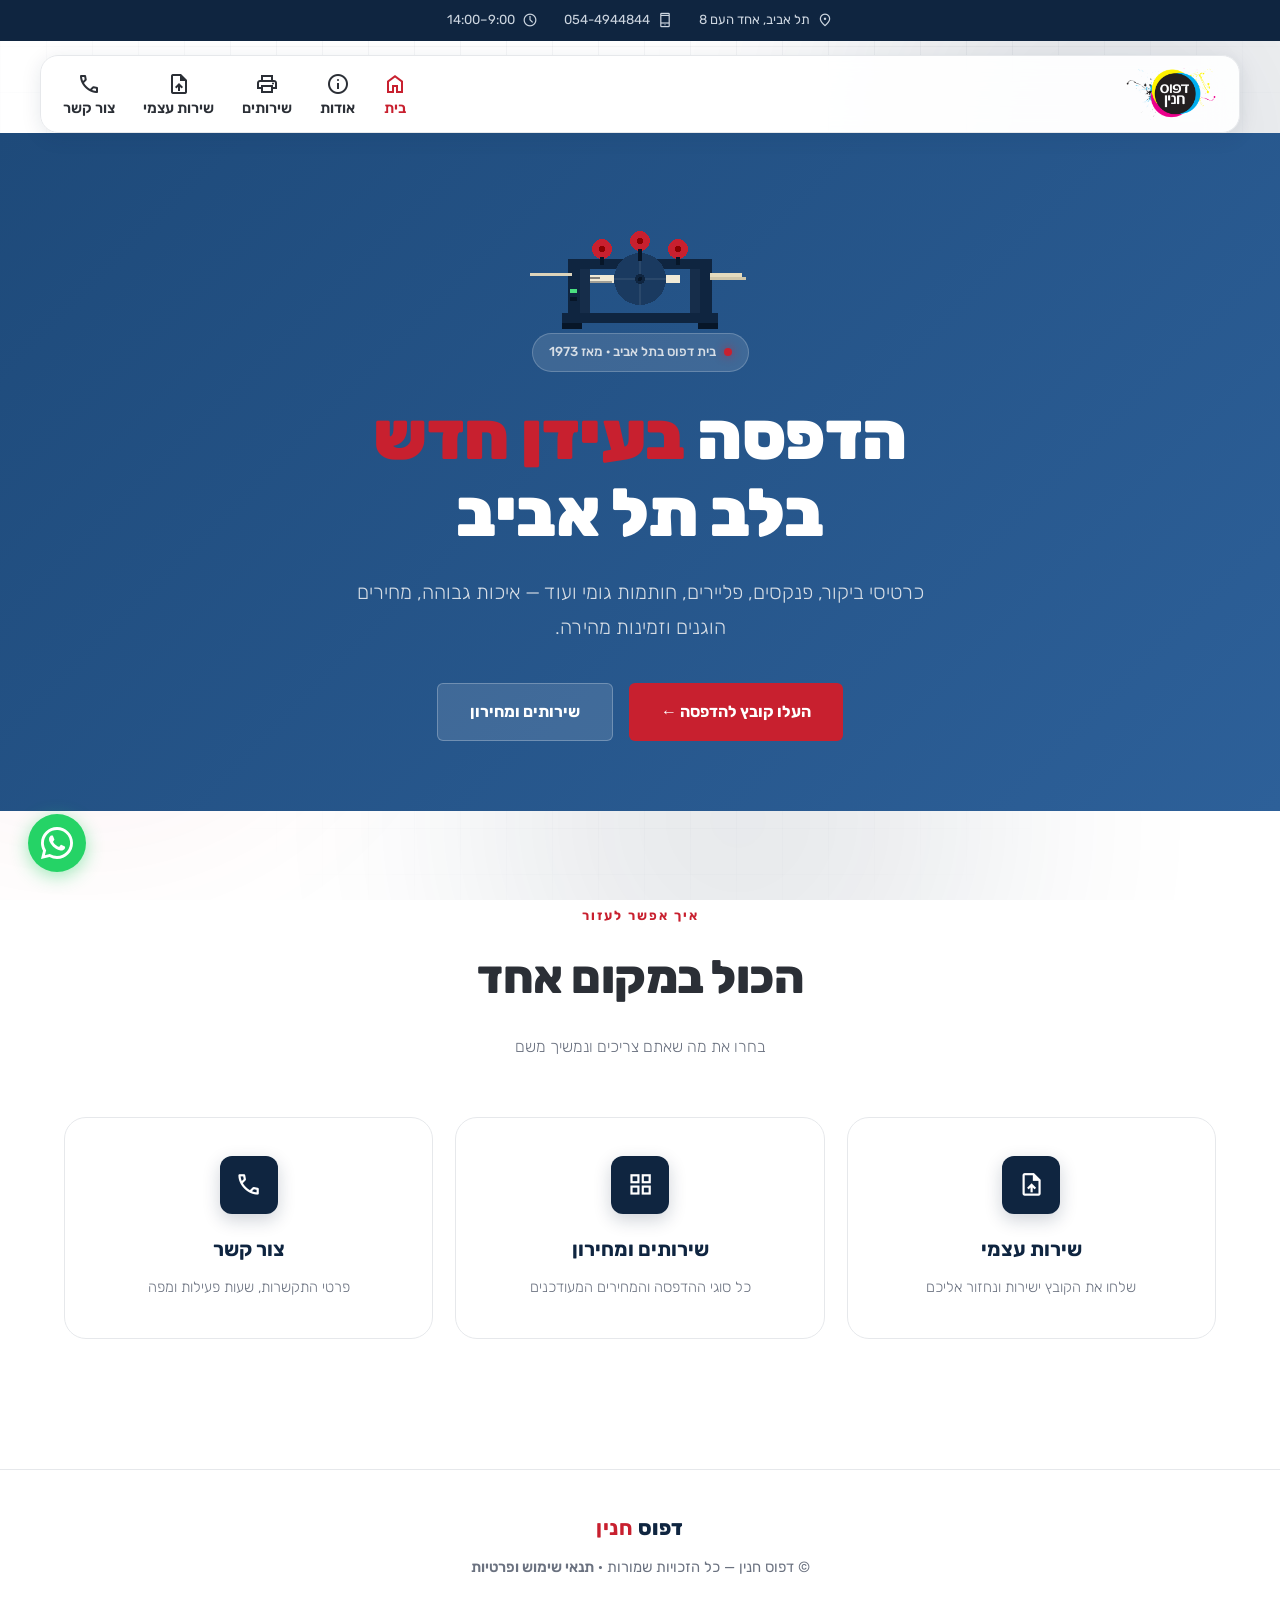
<file: index.html>
<!DOCTYPE html>
<html lang="he" dir="rtl">
<head>
<meta charset="UTF-8">
<meta name="viewport" content="width=device-width, initial-scale=1.0">
<meta name="robots" content="noindex, nofollow">
<title>[TEST] דפוס חנין | בית דפוס בתל אביב מאז 1973</title>
<meta name="description" content="דפוס חנין — בית דפוס בלב תל אביב מאז 1973. כרטיסי ביקור, פנקסים, פליירים, חותמות גומי ועוד.">
<link rel="icon" type="image/svg+xml" href="favicon.svg">
<link rel="preconnect" href="https://fonts.googleapis.com">
<link rel="preconnect" href="https://fonts.gstatic.com" crossorigin>
<link href="https://fonts.googleapis.com/css2?family=Rubik:wght@300;400;500;600;700;800;900&display=swap" rel="stylesheet">
<link rel="stylesheet" href="https://fonts.googleapis.com/css2?family=Material+Symbols+Outlined:opsz,wght,FILL,GRAD@24,400,0,0">
<link rel="stylesheet" href="assets/style.css?v=20260630">
</head>
<body>

<div class="bg-fx"><div class="blob b1"></div><div class="blob b2"></div><div class="blob b3"></div></div>
<div class="grid-overlay"></div>

<div class="topbar">
  <span><span class="material-symbols-outlined topbar-ico">location_on</span> תל אביב, אחד העם 8</span>
  <span><span class="material-symbols-outlined topbar-ico">phone_iphone</span> 054-4944844</span>
  <span><span class="material-symbols-outlined topbar-ico">schedule</span> 9:00–14:00</span>
</div>

<header>
  <div class="nav-wrap">
    <a href="index.html" class="logo"><img src="assets/logo.png" alt="דפוס חנין" class="logo-img"></a>
    <nav class="main-nav">
      <a href="index.html" class="active"><span class="nav-ico material-symbols-outlined">home</span><span class="nav-txt">בית</span></a>
      <a href="about.html"><span class="nav-ico material-symbols-outlined">info</span><span class="nav-txt">אודות</span></a>
      <a href="services.html"><span class="nav-ico material-symbols-outlined">print</span><span class="nav-txt">שירותים</span></a>
      <a href="upload.html"><span class="nav-ico material-symbols-outlined">upload_file</span><span class="nav-txt">שירות עצמי</span></a>
      <a href="contact.html"><span class="nav-ico material-symbols-outlined">call</span><span class="nav-txt">צור קשר</span></a>
    </nav>
    <button class="hamburger" id="hamburger" aria-label="תפריט" onclick="toggleMenu()"><span></span><span></span><span></span></button>
  </div>

<nav class="mobile-nav" id="mobileNav">
  <a href="index.html" class="active"><span class="nav-ico material-symbols-outlined">home</span>בית</a>
  <a href="about.html"><span class="nav-ico material-symbols-outlined">info</span>אודות</a>
  <a href="services.html"><span class="nav-ico material-symbols-outlined">print</span>שירותים</a>
  <a href="upload.html"><span class="nav-ico material-symbols-outlined">upload_file</span>שירות עצמי</a>
  <a href="contact.html"><span class="nav-ico material-symbols-outlined">call</span>צור קשר</a>
</nav>
</header>


<section class="hero">
  <div class="printer-wrap">
    <svg class="pixel-printer" viewBox="0 0 240 120" xmlns="http://www.w3.org/2000/svg" shape-rendering="crispEdges">
      <rect class="pp-paper" x="50" y="62" width="110" height="8" fill="#f0ead6"/>
      <rect class="pp-paper" x="58" y="64" width="22" height="2" fill="#2b2f36" opacity=".55"/>
      <rect class="pp-paper" x="58" y="68" width="34" height="2" fill="#2b2f36" opacity=".40"/>
      <rect x="48" y="46" width="12" height="64" fill="#0f2540"/>
      <rect x="180" y="46" width="12" height="64" fill="#0f2540"/>
      <rect x="48" y="46" width="144" height="10" fill="#0f2540"/>
      <rect x="42" y="100" width="156" height="10" fill="#0f2540"/>
      <rect x="42" y="110" width="20" height="6" fill="#071628"/>
      <rect x="178" y="110" width="20" height="6" fill="#071628"/>
      <rect x="60" y="56" width="10" height="44" fill="#162d4a"/>
      <rect x="170" y="56" width="10" height="44" fill="#162d4a"/>
      <circle cx="120" cy="66" r="26" fill="#1a3a60" class="pp-drum"/>
      <rect class="pp-drum" x="119" y="40" width="2" height="52" fill="rgba(255,255,255,.07)"/>
      <rect class="pp-drum" x="94" y="65" width="52" height="2" fill="rgba(255,255,255,.07)"/>
      <circle cx="120" cy="66" r="5" fill="#0f2540"/>
      <circle cx="120" cy="66" r="2" fill="#071628"/>
      <circle cx="82" cy="36" r="10" fill="#c8202f" class="pp-ink1"/>
      <circle cx="82" cy="36" r="3" fill="#8b0000" class="pp-ink1"/>
      <circle cx="120" cy="28" r="10" fill="#c8202f" class="pp-ink2"/>
      <circle cx="120" cy="28" r="3" fill="#8b0000" class="pp-ink2"/>
      <circle cx="158" cy="36" r="10" fill="#c8202f" class="pp-ink3"/>
      <circle cx="158" cy="36" r="3" fill="#8b0000" class="pp-ink3"/>
      <rect x="80" y="44" width="4" height="8" fill="#071628"/>
      <rect x="118" y="36" width="4" height="12" fill="#071628"/>
      <rect x="156" y="44" width="4" height="8" fill="#071628"/>
      <rect x="50" y="76" width="7" height="4" fill="#4ade80" class="pp-led"/>
      <rect x="50" y="84" width="7" height="4" fill="#071628"/>
      <rect x="190" y="60" width="32" height="4" fill="#e4dbbe"/>
      <rect x="190" y="64" width="36" height="3" fill="#cfc6aa"/>
      <rect x="10" y="60" width="42" height="3" fill="#ddd4bb"/>
    </svg>
  </div>

  <span class="pill"><span class="dot"></span> בית דפוס בתל אביב · מאז 1973</span>
  <h1>הדפסה <span class="grad">בעידן חדש</span><br>בלב תל אביב</h1>
  <p>כרטיסי ביקור, פנקסים, פליירים, חותמות גומי ועוד — איכות גבוהה, מחירים הוגנים וזמינות מהירה.</p>
  <div class="hero-buttons">
    <a href="upload.html" class="btn btn-primary">העלו קובץ להדפסה ←</a>
    <a href="services.html" class="btn btn-ghost">שירותים ומחירון</a>
  </div>
</section>

<section>
  <div class="section-head reveal">
    <span class="tag">איך אפשר לעזור</span>
    <h2>הכול במקום אחד</h2>
    <p>בחרו את מה שאתם צריכים ונמשיך משם</p>
  </div>
  <div class="quick-grid">
    <a href="upload.html" class="quick-card glass reveal">
      <div class="q-ico"><span class="material-symbols-outlined">upload_file</span></div>
      <h3>שירות עצמי</h3>
      <p>שלחו את הקובץ ישירות ונחזור אליכם</p>
    </a>
    <a href="services.html" class="quick-card glass reveal">
      <div class="q-ico"><span class="material-symbols-outlined">grid_view</span></div>
      <h3>שירותים ומחירון</h3>
      <p>כל סוגי ההדפסה והמחירים המעודכנים</p>
    </a>
    <a href="contact.html" class="quick-card glass reveal">
      <div class="q-ico"><span class="material-symbols-outlined">call</span></div>
      <h3>צור קשר</h3>
      <p>פרטי התקשרות, שעות פעילות ומפה</p>
    </a>
  </div>
</section>

<footer>
  <a href="index.html" class="logo" style="color:var(--navy);">דפוס <b style="color:var(--red);">חנין</b></a><br>
  © דפוס חנין — כל הזכויות שמורות · <a href="terms.html" style="color:var(--muted);text-decoration:none;font-weight:600;">תנאי שימוש ופרטיות</a>
</footer>

<a href="https://wa.me/972544944844?text=%D7%A9%D7%9C%D7%95%D7%9D%2C%20%D7%90%D7%A0%D7%99%20%D7%9E%D7%A2%D7%95%D7%A0%D7%99%D7%99%D7%9F%20%D7%91%D7%A9%D7%99%D7%A8%D7%95%D7%AA%D7%99%20%D7%94%D7%93%D7%A4%D7%A1%D7%94%20%F0%9F%96%A8%EF%B8%8F" class="wa-btn" target="_blank" rel="noopener" aria-label="WhatsApp">
  <svg viewBox="0 0 24 24" xmlns="http://www.w3.org/2000/svg">
    <path d="M17.472 14.382c-.297-.149-1.758-.867-2.03-.967-.273-.099-.471-.148-.67.15-.197.297-.767.966-.94 1.164-.173.199-.347.223-.644.075-.297-.15-1.255-.463-2.39-1.475-.883-.788-1.48-1.761-1.653-2.059-.173-.297-.018-.458.13-.606.134-.133.298-.347.446-.52.149-.174.198-.298.298-.497.099-.198.05-.371-.025-.52-.075-.149-.669-1.612-.916-2.207-.242-.579-.487-.5-.669-.51-.173-.008-.371-.01-.57-.01-.198 0-.52.074-.792.372-.272.297-1.04 1.016-1.04 2.479 0 1.462 1.065 2.875 1.213 3.074.149.198 2.096 3.2 5.077 4.487.709.306 1.262.489 1.694.625.712.227 1.36.195 1.871.118.571-.085 1.758-.719 2.006-1.413.248-.694.248-1.289.173-1.413-.074-.124-.272-.198-.57-.347z"/>
    <path d="M12 0C5.373 0 0 5.373 0 12c0 2.126.555 4.122 1.528 5.855L0 24l6.335-1.505A11.95 11.95 0 0012 24c6.627 0 12-5.373 12-12S18.627 0 12 0zm0 21.818a9.818 9.818 0 01-5.006-1.371l-.36-.214-3.722.884.933-3.622-.235-.372A9.818 9.818 0 1112 21.818z"/>
  </svg>
</a>

<script src="assets/main.js?v=20260630"></script>
</body>
</html>
</file>
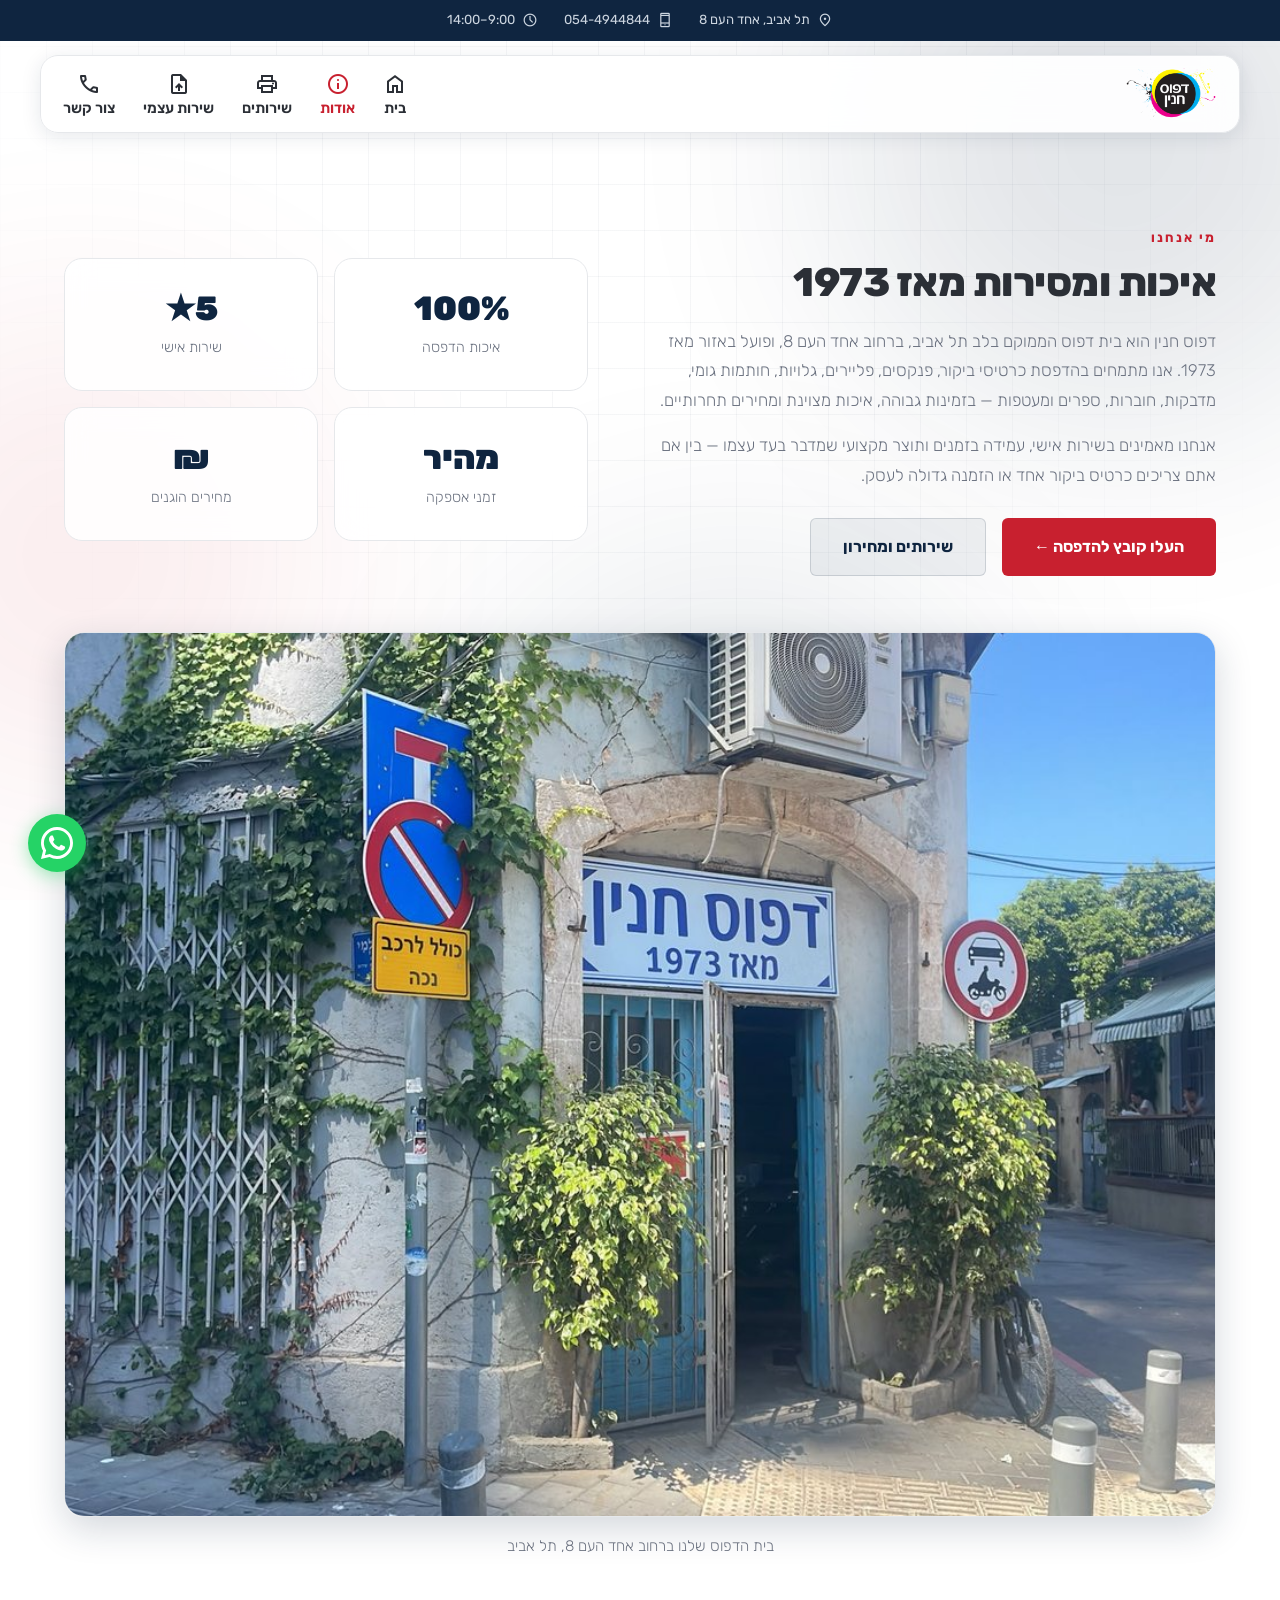
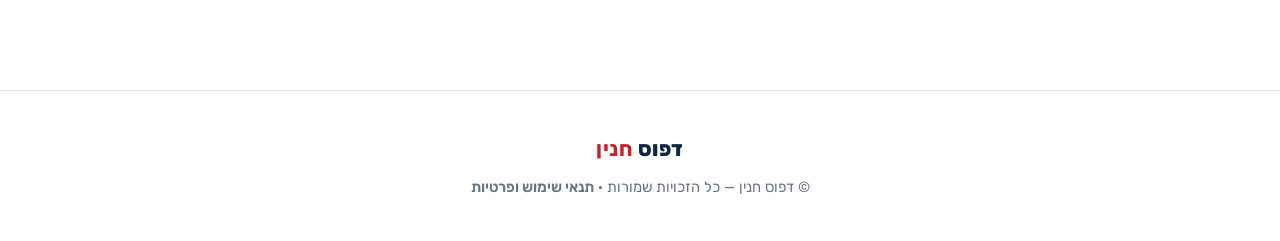
<file: about.html>
<!DOCTYPE html>
<html lang="he" dir="rtl">
<head>
<meta charset="UTF-8">
<meta name="viewport" content="width=device-width, initial-scale=1.0">
<meta name="robots" content="noindex, nofollow">
<title>[TEST] אודות | דפוס חנין</title>
<meta name="description" content="דפוס חנין — בית דפוס בלב תל אביב הפועל מאז 1973. איכות, מסירות ושירות אישי.">
<link rel="icon" type="image/svg+xml" href="favicon.svg">
<link rel="preconnect" href="https://fonts.googleapis.com">
<link rel="preconnect" href="https://fonts.gstatic.com" crossorigin>
<link href="https://fonts.googleapis.com/css2?family=Rubik:wght@300;400;500;600;700;800;900&display=swap" rel="stylesheet">
<link rel="stylesheet" href="https://fonts.googleapis.com/css2?family=Material+Symbols+Outlined:opsz,wght,FILL,GRAD@24,400,0,0">
<link rel="stylesheet" href="assets/style.css?v=20260630">
</head>
<body>

<div class="bg-fx"><div class="blob b1"></div><div class="blob b2"></div><div class="blob b3"></div></div>
<div class="grid-overlay"></div>

<div class="topbar">
  <span><span class="material-symbols-outlined topbar-ico">location_on</span> תל אביב, אחד העם 8</span>
  <span><span class="material-symbols-outlined topbar-ico">phone_iphone</span> 054-4944844</span>
  <span><span class="material-symbols-outlined topbar-ico">schedule</span> 9:00–14:00</span>
</div>

<header>
  <div class="nav-wrap">
    <a href="index.html" class="logo"><img src="assets/logo.png" alt="דפוס חנין" class="logo-img"></a>
    <nav class="main-nav">
      <a href="index.html"><span class="nav-ico material-symbols-outlined">home</span><span class="nav-txt">בית</span></a>
      <a href="about.html" class="active"><span class="nav-ico material-symbols-outlined">info</span><span class="nav-txt">אודות</span></a>
      <a href="services.html"><span class="nav-ico material-symbols-outlined">print</span><span class="nav-txt">שירותים</span></a>
      <a href="upload.html"><span class="nav-ico material-symbols-outlined">upload_file</span><span class="nav-txt">שירות עצמי</span></a>
      <a href="contact.html"><span class="nav-ico material-symbols-outlined">call</span><span class="nav-txt">צור קשר</span></a>
    </nav>
    <button class="hamburger" id="hamburger" aria-label="תפריט" onclick="toggleMenu()"><span></span><span></span><span></span></button>
  </div>

<nav class="mobile-nav" id="mobileNav">
  <a href="index.html"><span class="nav-ico material-symbols-outlined">home</span>בית</a>
  <a href="about.html" class="active"><span class="nav-ico material-symbols-outlined">info</span>אודות</a>
  <a href="services.html"><span class="nav-ico material-symbols-outlined">print</span>שירותים</a>
  <a href="upload.html"><span class="nav-ico material-symbols-outlined">upload_file</span>שירות עצמי</a>
  <a href="contact.html"><span class="nav-ico material-symbols-outlined">call</span>צור קשר</a>
</nav>
</header>


<section id="about">
  <div class="about-grid reveal">
    <div class="about-text">
      <span class="tag">מי אנחנו</span>
      <h2>איכות ומסירות מאז 1973</h2>
      <p>
        דפוס חנין הוא בית דפוס הממוקם בלב תל אביב, ברחוב אחד העם 8, ופועל באזור מאז 1973.
        אנו מתמחים בהדפסת כרטיסי ביקור, פנקסים, פליירים, גלויות, חותמות גומי,
        מדבקות, חוברות, ספרים ומעטפות — בזמינות גבוהה, איכות מצוינת ומחירים תחרותיים.
      </p>
      <p>
        אנחנו מאמינים בשירות אישי, עמידה בזמנים ותוצר מקצועי שמדבר בעד עצמו —
        בין אם אתם צריכים כרטיס ביקור אחד או הזמנה גדולה לעסק.
      </p>
      <div class="hero-buttons" style="justify-content:flex-start;margin-top:28px;">
        <a href="upload.html" class="btn btn-primary" style="color:#fff;">העלו קובץ להדפסה ←</a>
        <a href="services.html" class="btn btn-ghost-dark">שירותים ומחירון</a>
      </div>
    </div>
    <div class="about-stats">
      <div class="stat-box glass"><div class="num">100%</div><div class="lbl">איכות הדפסה</div></div>
      <div class="stat-box glass"><div class="num">5★</div><div class="lbl">שירות אישי</div></div>
      <div class="stat-box glass"><div class="num">מהיר</div><div class="lbl">זמני אספקה</div></div>
      <div class="stat-box glass"><div class="num">₪</div><div class="lbl">מחירים הוגנים</div></div>
    </div>
  </div>

  <div class="storefront-wrap reveal">
    <img src="assets/storefront.jpg" alt="חזית בית הדפוס — דפוס חנין, אחד העם 8, תל אביב" class="storefront-img">
    <p class="storefront-caption">בית הדפוס שלנו ברחוב אחד העם 8, תל אביב</p>
  </div>
</section>

<footer>
  <a href="index.html" class="logo" style="color:var(--navy);">דפוס <b style="color:var(--red);">חנין</b></a><br>
  © דפוס חנין — כל הזכויות שמורות · <a href="terms.html" style="color:var(--muted);text-decoration:none;font-weight:600;">תנאי שימוש ופרטיות</a>
</footer>

<a href="https://wa.me/972544944844?text=%D7%A9%D7%9C%D7%95%D7%9D%2C%20%D7%90%D7%A0%D7%99%20%D7%9E%D7%A2%D7%95%D7%A0%D7%99%D7%99%D7%9F%20%D7%91%D7%A9%D7%99%D7%A8%D7%95%D7%AA%D7%99%20%D7%94%D7%93%D7%A4%D7%A1%D7%94%20%F0%9F%96%A8%EF%B8%8F" class="wa-btn" target="_blank" rel="noopener" aria-label="WhatsApp">
  <svg viewBox="0 0 24 24" xmlns="http://www.w3.org/2000/svg">
    <path d="M17.472 14.382c-.297-.149-1.758-.867-2.03-.967-.273-.099-.471-.148-.67.15-.197.297-.767.966-.94 1.164-.173.199-.347.223-.644.075-.297-.15-1.255-.463-2.39-1.475-.883-.788-1.48-1.761-1.653-2.059-.173-.297-.018-.458.13-.606.134-.133.298-.347.446-.52.149-.174.198-.298.298-.497.099-.198.05-.371-.025-.52-.075-.149-.669-1.612-.916-2.207-.242-.579-.487-.5-.669-.51-.173-.008-.371-.01-.57-.01-.198 0-.52.074-.792.372-.272.297-1.04 1.016-1.04 2.479 0 1.462 1.065 2.875 1.213 3.074.149.198 2.096 3.2 5.077 4.487.709.306 1.262.489 1.694.625.712.227 1.36.195 1.871.118.571-.085 1.758-.719 2.006-1.413.248-.694.248-1.289.173-1.413-.074-.124-.272-.198-.57-.347z"/>
    <path d="M12 0C5.373 0 0 5.373 0 12c0 2.126.555 4.122 1.528 5.855L0 24l6.335-1.505A11.95 11.95 0 0012 24c6.627 0 12-5.373 12-12S18.627 0 12 0zm0 21.818a9.818 9.818 0 01-5.006-1.371l-.36-.214-3.722.884.933-3.622-.235-.372A9.818 9.818 0 1112 21.818z"/>
  </svg>
</a>

<script src="assets/main.js?v=20260630"></script>
</body>
</html>
</file>
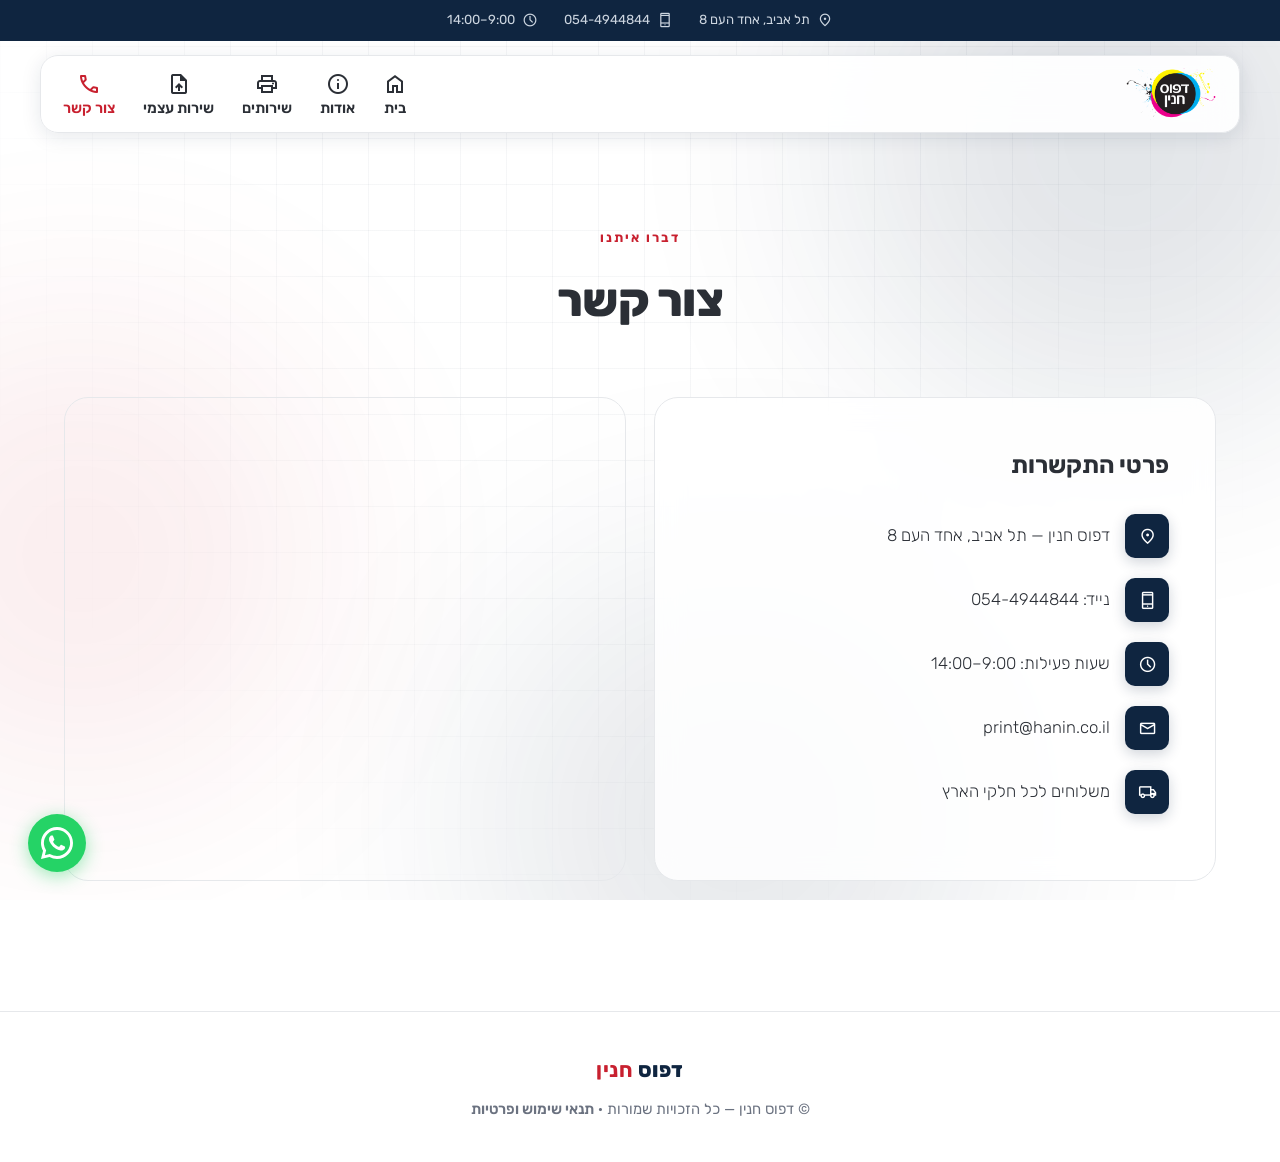
<file: contact.html>
<!DOCTYPE html>
<html lang="he" dir="rtl">
<head>
<meta charset="UTF-8">
<meta name="viewport" content="width=device-width, initial-scale=1.0">
<meta name="robots" content="noindex, nofollow">
<title>[TEST] צור קשר | דפוס חנין</title>
<meta name="description" content="צרו קשר עם דפוס חנין — אחד העם 8 תל אביב, 054-4944844, print@hanin.co.il.">
<link rel="icon" type="image/svg+xml" href="favicon.svg">
<link rel="preconnect" href="https://fonts.googleapis.com">
<link rel="preconnect" href="https://fonts.gstatic.com" crossorigin>
<link href="https://fonts.googleapis.com/css2?family=Rubik:wght@300;400;500;600;700;800;900&display=swap" rel="stylesheet">
<link rel="stylesheet" href="https://fonts.googleapis.com/css2?family=Material+Symbols+Outlined:opsz,wght,FILL,GRAD@24,400,0,0">
<link rel="stylesheet" href="assets/style.css?v=20260630">
</head>
<body>

<div class="bg-fx"><div class="blob b1"></div><div class="blob b2"></div><div class="blob b3"></div></div>
<div class="grid-overlay"></div>

<div class="topbar">
  <span><span class="material-symbols-outlined topbar-ico">location_on</span> תל אביב, אחד העם 8</span>
  <span><span class="material-symbols-outlined topbar-ico">phone_iphone</span> 054-4944844</span>
  <span><span class="material-symbols-outlined topbar-ico">schedule</span> 9:00–14:00</span>
</div>

<header>
  <div class="nav-wrap">
    <a href="index.html" class="logo"><img src="assets/logo.png" alt="דפוס חנין" class="logo-img"></a>
    <nav class="main-nav">
      <a href="index.html"><span class="nav-ico material-symbols-outlined">home</span><span class="nav-txt">בית</span></a>
      <a href="about.html"><span class="nav-ico material-symbols-outlined">info</span><span class="nav-txt">אודות</span></a>
      <a href="services.html"><span class="nav-ico material-symbols-outlined">print</span><span class="nav-txt">שירותים</span></a>
      <a href="upload.html"><span class="nav-ico material-symbols-outlined">upload_file</span><span class="nav-txt">שירות עצמי</span></a>
      <a href="contact.html" class="active"><span class="nav-ico material-symbols-outlined">call</span><span class="nav-txt">צור קשר</span></a>
    </nav>
    <button class="hamburger" id="hamburger" aria-label="תפריט" onclick="toggleMenu()"><span></span><span></span><span></span></button>
  </div>

<nav class="mobile-nav" id="mobileNav">
  <a href="index.html"><span class="nav-ico material-symbols-outlined">home</span>בית</a>
  <a href="about.html"><span class="nav-ico material-symbols-outlined">info</span>אודות</a>
  <a href="services.html"><span class="nav-ico material-symbols-outlined">print</span>שירותים</a>
  <a href="upload.html"><span class="nav-ico material-symbols-outlined">upload_file</span>שירות עצמי</a>
  <a href="contact.html" class="active"><span class="nav-ico material-symbols-outlined">call</span>צור קשר</a>
</nav>
</header>


<section id="contact">
  <div class="section-head reveal">
    <span class="tag">דברו איתנו</span>
    <h2>צור קשר</h2>
  </div>
  <div class="contact-grid">
    <div class="contact-card glass reveal">
      <h3>פרטי התקשרות</h3>
      <div class="contact-row"><span class="ico material-symbols-outlined">location_on</span> דפוס חנין — תל אביב, אחד העם 8</div>
      <div class="contact-row"><span class="ico material-symbols-outlined">phone_iphone</span> נייד: 054-4944844</div>
      <div class="contact-row"><span class="ico material-symbols-outlined">schedule</span> שעות פעילות: 9:00–14:00</div>
      <div class="contact-row"><span class="ico material-symbols-outlined">mail</span> <a href="mailto:print@hanin.co.il" style="color:inherit;text-decoration:none;">print@hanin.co.il</a></div>
      <div class="contact-row"><span class="ico material-symbols-outlined">local_shipping</span> משלוחים לכל חלקי הארץ</div>
    </div>
    <div class="map-card reveal">
      <iframe
        title="מפת הגעה - דפוס חנין, אחד העם 8 תל אביב"
        src="https://maps.google.com/maps?q=%D7%90%D7%97%D7%93%20%D7%94%D7%A2%D7%9D%208%2C%20%D7%AA%D7%9C%20%D7%90%D7%91%D7%99%D7%91&z=16&output=embed"
        loading="lazy" referrerpolicy="no-referrer-when-downgrade" allowfullscreen></iframe>
    </div>
  </div>
</section>

<footer>
  <a href="index.html" class="logo" style="color:var(--navy);">דפוס <b style="color:var(--red);">חנין</b></a><br>
  © דפוס חנין — כל הזכויות שמורות · <a href="terms.html" style="color:var(--muted);text-decoration:none;font-weight:600;">תנאי שימוש ופרטיות</a>
</footer>

<a href="https://wa.me/972544944844?text=%D7%A9%D7%9C%D7%95%D7%9D%2C%20%D7%90%D7%A0%D7%99%20%D7%9E%D7%A2%D7%95%D7%A0%D7%99%D7%99%D7%9F%20%D7%91%D7%A9%D7%99%D7%A8%D7%95%D7%AA%D7%99%20%D7%94%D7%93%D7%A4%D7%A1%D7%94%20%F0%9F%96%A8%EF%B8%8F" class="wa-btn" target="_blank" rel="noopener" aria-label="WhatsApp">
  <svg viewBox="0 0 24 24" xmlns="http://www.w3.org/2000/svg">
    <path d="M17.472 14.382c-.297-.149-1.758-.867-2.03-.967-.273-.099-.471-.148-.67.15-.197.297-.767.966-.94 1.164-.173.199-.347.223-.644.075-.297-.15-1.255-.463-2.39-1.475-.883-.788-1.48-1.761-1.653-2.059-.173-.297-.018-.458.13-.606.134-.133.298-.347.446-.52.149-.174.198-.298.298-.497.099-.198.05-.371-.025-.52-.075-.149-.669-1.612-.916-2.207-.242-.579-.487-.5-.669-.51-.173-.008-.371-.01-.57-.01-.198 0-.52.074-.792.372-.272.297-1.04 1.016-1.04 2.479 0 1.462 1.065 2.875 1.213 3.074.149.198 2.096 3.2 5.077 4.487.709.306 1.262.489 1.694.625.712.227 1.36.195 1.871.118.571-.085 1.758-.719 2.006-1.413.248-.694.248-1.289.173-1.413-.074-.124-.272-.198-.57-.347z"/>
    <path d="M12 0C5.373 0 0 5.373 0 12c0 2.126.555 4.122 1.528 5.855L0 24l6.335-1.505A11.95 11.95 0 0012 24c6.627 0 12-5.373 12-12S18.627 0 12 0zm0 21.818a9.818 9.818 0 01-5.006-1.371l-.36-.214-3.722.884.933-3.622-.235-.372A9.818 9.818 0 1112 21.818z"/>
  </svg>
</a>

<script src="assets/main.js?v=20260630"></script>
</body>
</html>
</file>
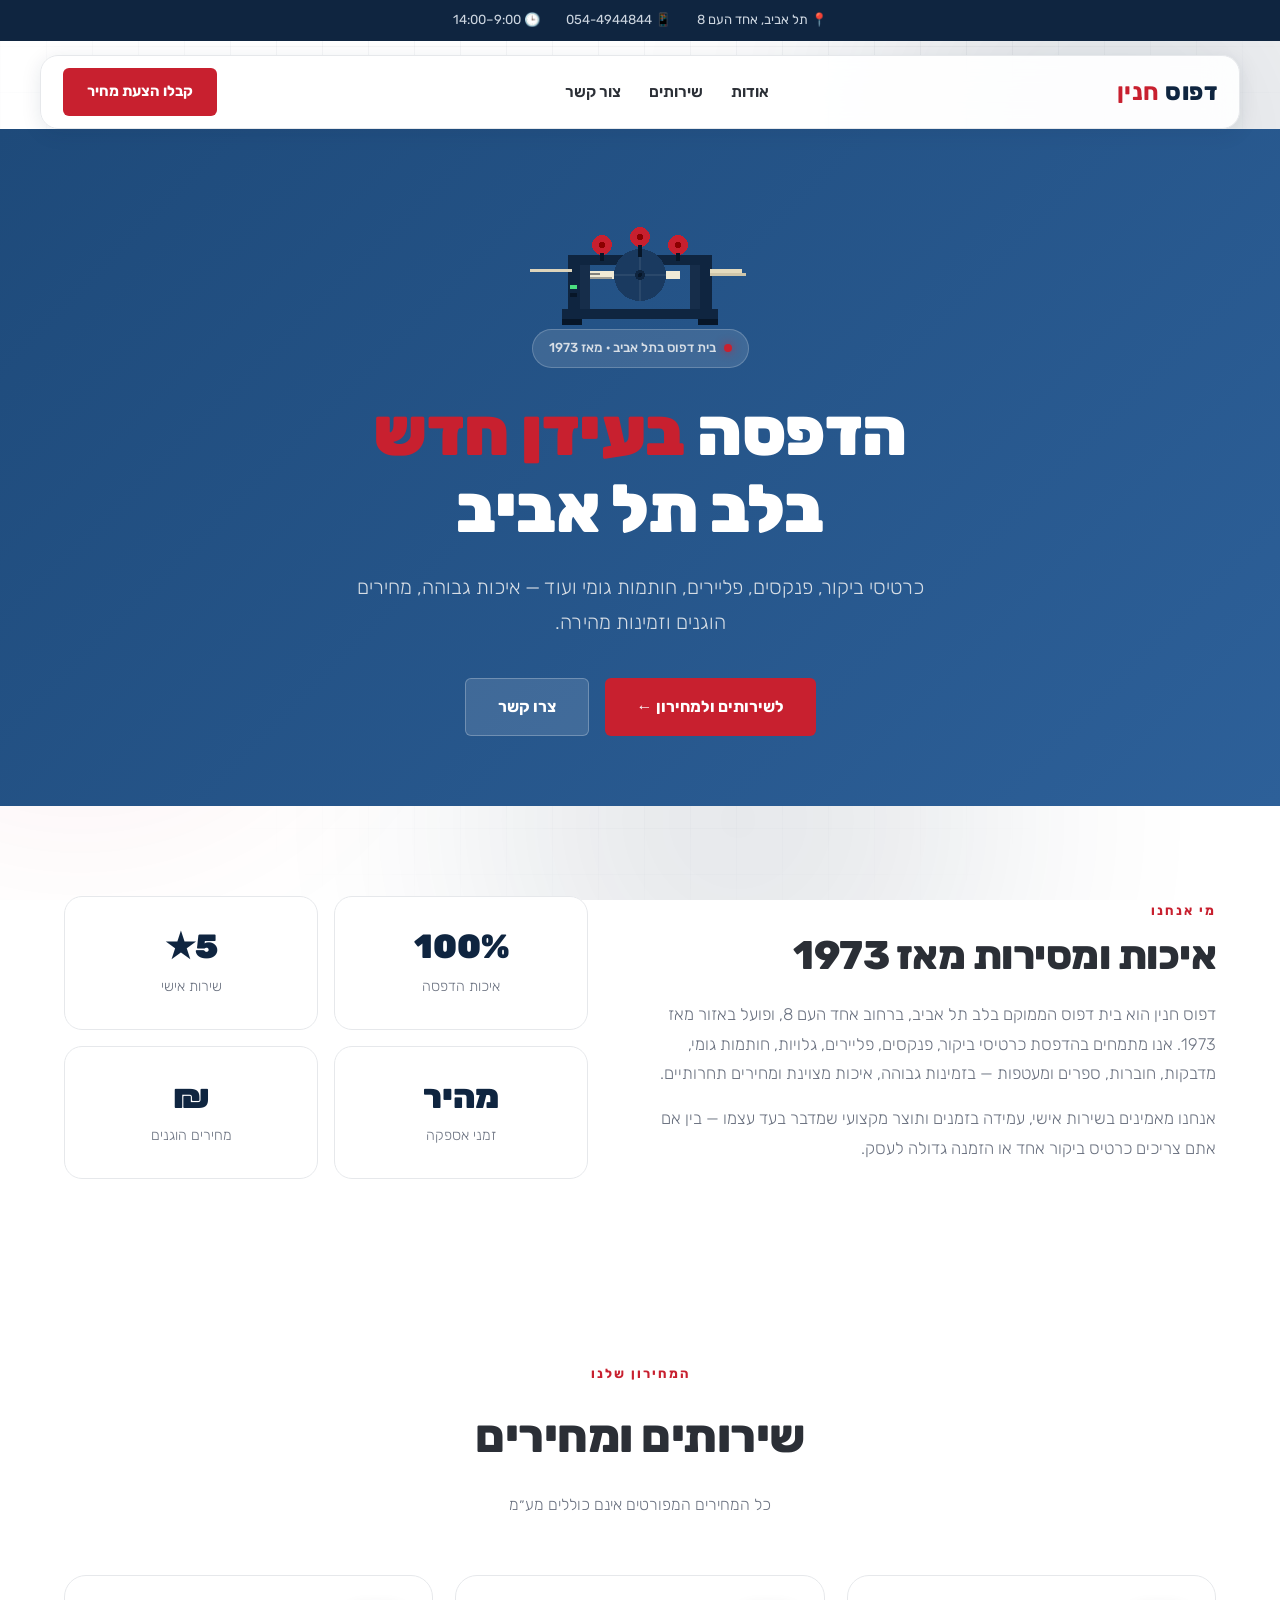
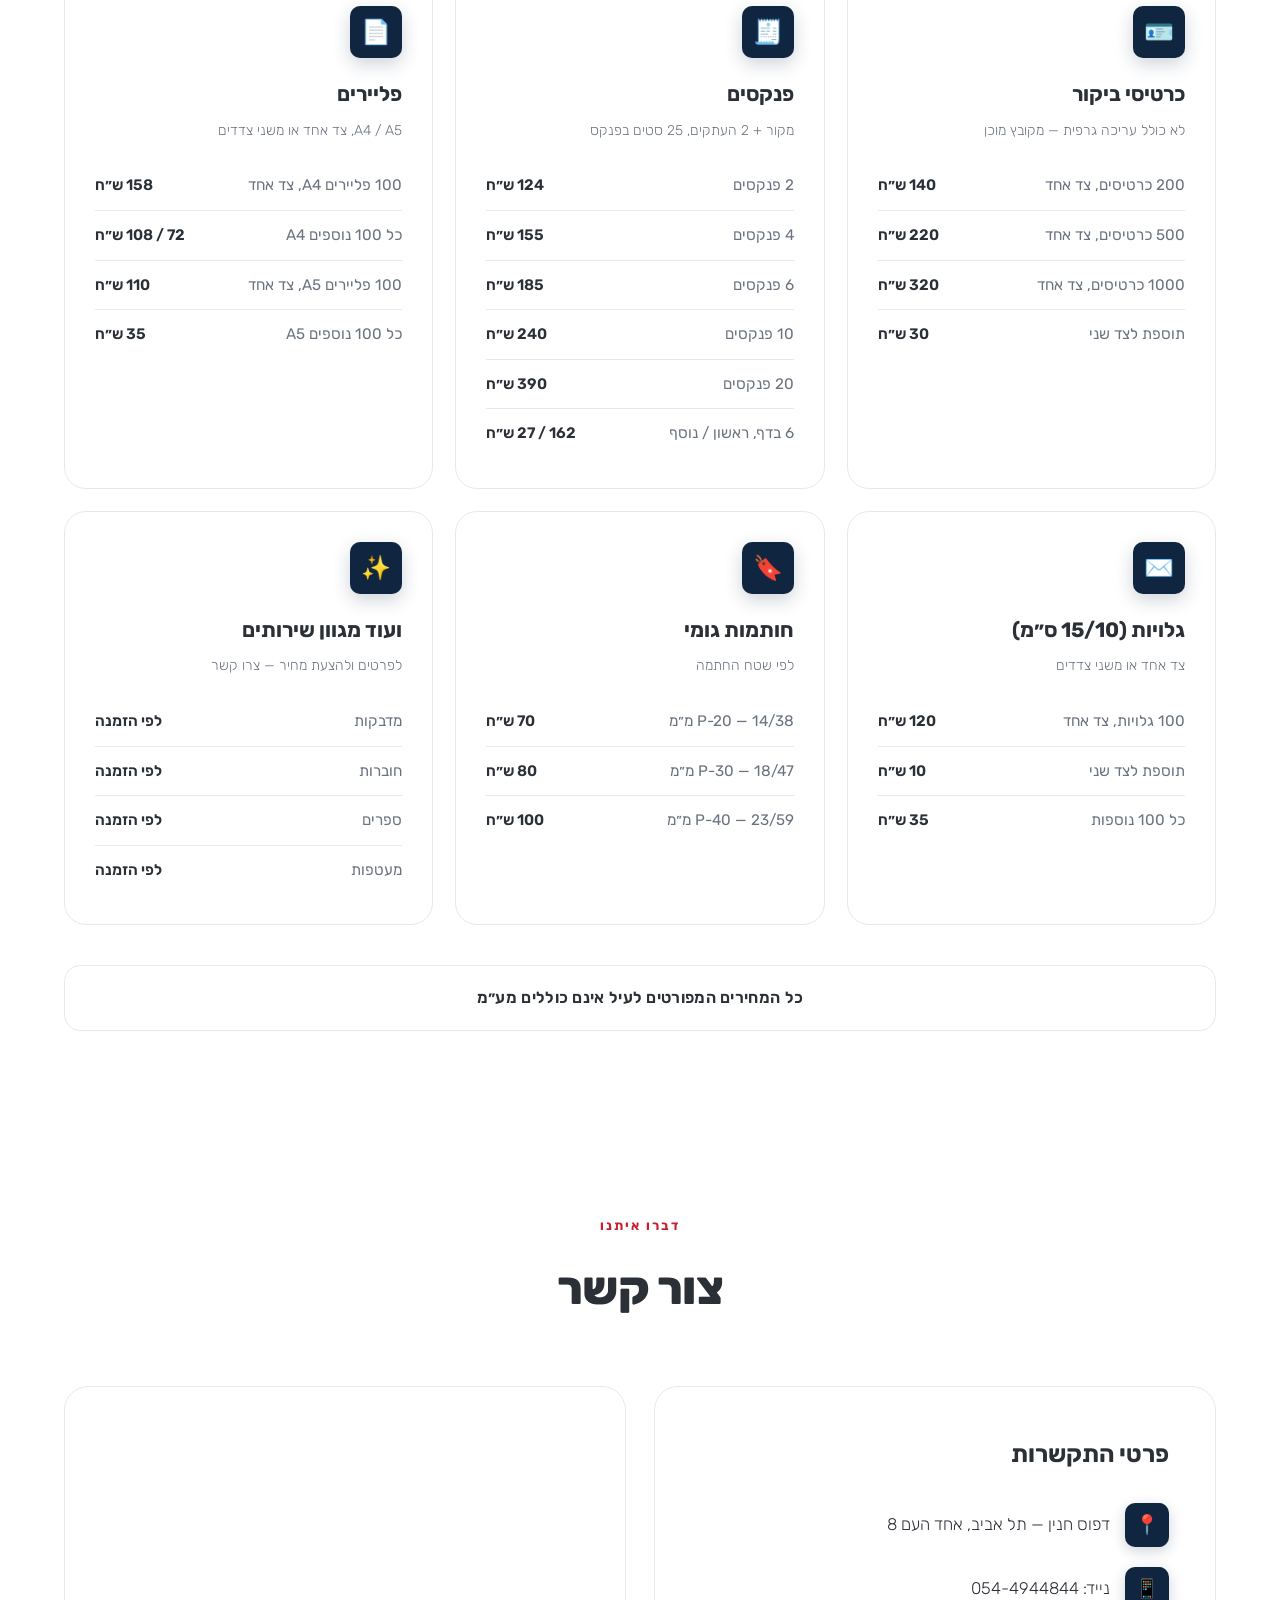
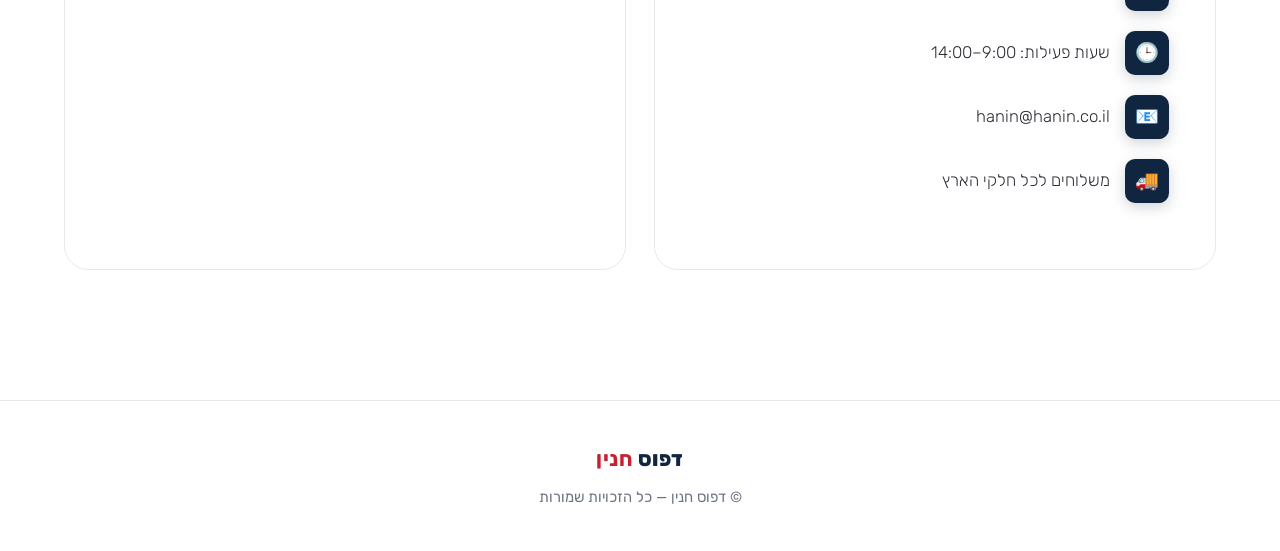
<file: index.snapshot-2026-06-25.html>
<!DOCTYPE html>
<html lang="he" dir="rtl">
<head>
<meta charset="UTF-8">
<meta name="viewport" content="width=device-width, initial-scale=1.0">
<meta name="robots" content="noindex, nofollow">
<title>[TEST] דפוס חנין | סביבת בדיקות</title>
<meta name="description" content="דפוס חנין — בית דפוס בלב תל אביב מאז 1973. הדפסת כרטיסי ביקור, פנקסים, פליירים, גלויות, חותמות גומי, מדבקות, חוברות, ספרים ומעטפות. איכות גבוהה, מחירים הוגנים ומשלוח לכל חלקי הארץ.">
<meta name="keywords" content="דפוס תל אביב, בית דפוס, הדפסת כרטיסי ביקור, פנקסים, פליירים, חותמות גומי, דפוס חנין">
<link rel="canonical" href="https://www.hanin.co.il/">
<meta name="geo.region" content="IL-TA">
<meta name="geo.placename" content="תל אביב">

<meta property="og:type" content="business.business">
<meta property="og:title" content="דפוס חנין | בית דפוס בתל אביב">
<meta property="og:description" content="הדפסה מקצועית בלב תל אביב מאז 1973 — כרטיסי ביקור, פנקסים, פליירים, חותמות גומי ועוד. משלוח לכל חלקי הארץ.">
<meta property="og:locale" content="he_IL">

<script type="application/ld+json">
{
  "@context": "https://schema.org",
  "@type": "PrintingService",
  "name": "דפוס חנין",
  "description": "בית דפוס בלב תל אביב מאז 1973 — הדפסת כרטיסי ביקור, פנקסים, פליירים, גלויות, חותמות גומי, מדבקות, חוברות, ספרים ומעטפות.",
  "telephone": "+972-54-4944844",
  "foundingDate": "1973",
  "address": {
    "@type": "PostalAddress",
    "streetAddress": "אחד העם 8",
    "addressLocality": "תל אביב",
    "addressCountry": "IL"
  },
  "openingHoursSpecification": {
    "@type": "OpeningHoursSpecification",
    "opens": "09:00",
    "closes": "14:00"
  },
  "areaServed": "IL"
}
</script>

<link rel="preconnect" href="https://fonts.googleapis.com">
<link rel="preconnect" href="https://fonts.gstatic.com" crossorigin>
<link href="https://fonts.googleapis.com/css2?family=Rubik:wght@300;400;500;600;700;800;900&display=swap" rel="stylesheet">
<style>
  :root{
    --bg:#ffffff;
    --bg-2:#f6f7f9;
    --surface:rgba(255,255,255,.85);
    --surface-2:rgba(255,255,255,.95);
    --border:#e6e8eb;
    --text:#2b2f36;
    --muted:#6b7280;
    --navy:#0f2540;
    --red:#c8202f;
    --grad:linear-gradient(135deg,#0f2540 0%,#1a3a60 100%);
  }
  *{box-sizing:border-box;margin:0;padding:0;}
  html{scroll-behavior:smooth;}
  body{
    font-family:'Rubik',sans-serif;
    background:var(--bg);
    color:var(--text);
    line-height:1.75;
    overflow-x:hidden;
    position:relative;
  }

  /* Animated gradient blobs background */
  .bg-fx{position:fixed;inset:0;z-index:-2;overflow:hidden;}
  .blob{position:absolute;border-radius:50%;filter:blur(120px);opacity:.12;animation:float 22s ease-in-out infinite;}
  .blob.b1{width:560px;height:560px;background:#0f2540;top:-140px;right:-120px;}
  .blob.b2{width:480px;height:480px;background:#c8202f;top:35%;left:-160px;animation-delay:-7s;opacity:.08;}
  .blob.b3{width:520px;height:520px;background:#0f2540;bottom:-180px;right:22%;animation-delay:-14s;opacity:.10;}
  @keyframes float{0%,100%{transform:translate(0,0) scale(1);}33%{transform:translate(40px,-50px) scale(1.1);}66%{transform:translate(-30px,30px) scale(.95);}}
  .grid-overlay{position:fixed;inset:0;z-index:-1;background-image:linear-gradient(rgba(15,37,64,.04) 1px,transparent 1px),linear-gradient(90deg,rgba(15,37,64,.04) 1px,transparent 1px);background-size:46px 46px;mask-image:radial-gradient(ellipse at 50% 0%,#000 40%,transparent 80%);}

  /* Top bar */
  .topbar{
    display:flex;justify-content:center;gap:26px;flex-wrap:wrap;
    padding:9px 20px;font-size:.82rem;color:#cdd6e0;
    background:var(--navy);
  }
  .topbar span{display:flex;align-items:center;gap:7px;}

  /* Nav */
  header{position:sticky;top:0;z-index:30;}
  .nav-wrap{
    max-width:1200px;margin:14px auto 0;
    display:flex;align-items:center;justify-content:space-between;
    gap:24px;padding:12px 22px;
    background:rgba(255,255,255,.92);border:1px solid var(--border);
    border-radius:18px;backdrop-filter:blur(16px);
    box-shadow:0 4px 20px rgba(15,37,64,.10);
  }
  .logo{font-size:1.5rem;font-weight:800;letter-spacing:.5px;color:var(--navy);}
  .logo b{color:var(--red);}
  nav.main-nav{display:flex;gap:28px;}
  nav.main-nav a{color:var(--text);text-decoration:none;font-weight:600;font-size:.98rem;transition:color .2s;}
  nav.main-nav a:hover{color:var(--red);}
  .nav-cta{
    background:var(--red);color:#fff;padding:11px 24px;border-radius:6px;
    font-weight:700;text-decoration:none;font-size:.92rem;white-space:nowrap;
    transition:background .2s;
  }
  .nav-cta:hover{background:#a8192a;}

  /* Hero */
  .hero{
    max-width:none;margin:0;padding:80px 24px 70px;text-align:center;
    background:linear-gradient(135deg,#1e4a7a 0%,#2d6099 100%);
    color:#fff;
  }
  .pill{
    display:inline-flex;align-items:center;gap:8px;
    padding:7px 16px;border-radius:999px;font-size:.82rem;font-weight:500;
    background:rgba(255,255,255,.12);border:1px solid rgba(255,255,255,.2);color:#d7dee6;
    margin-bottom:26px;
  }
  .pill .dot{width:8px;height:8px;border-radius:50%;background:var(--red);box-shadow:0 0 10px rgba(200,32,47,.7);}
  .hero h1{
    font-size:clamp(2.4rem,7vw,4.2rem);font-weight:900;line-height:1.15;letter-spacing:-.5px;
    margin-bottom:22px;color:#fff;
  }
  .hero h1 .grad{color:var(--red);background:none;-webkit-background-clip:unset;background-clip:unset;}
  .hero p{font-size:clamp(1.05rem,2.4vw,1.25rem);color:#d7dee6;max-width:620px;margin:0 auto 38px;font-weight:300;}
  .hero-buttons{display:flex;gap:16px;justify-content:center;flex-wrap:wrap;}
  .btn{
    display:inline-flex;align-items:center;gap:9px;
    padding:14px 32px;border-radius:6px;font-weight:700;font-size:1rem;
    text-decoration:none;transition:background .2s,transform .2s;cursor:pointer;border:none;
  }
  .btn-primary{background:var(--red);color:#fff;}
  .btn-primary:hover{background:#a8192a;transform:translateY(-2px);}
  .btn-ghost{background:rgba(255,255,255,.12);color:#fff;border:1px solid rgba(255,255,255,.25);}
  .btn-ghost:hover{background:rgba(255,255,255,.2);transform:translateY(-2px);}

  /* Sections */
  section{max-width:1200px;margin:0 auto;padding:90px 24px;scroll-margin-top:100px;}
  .section-head{text-align:center;margin-bottom:56px;}
  .section-head .tag{
    display:inline-block;font-weight:700;font-size:.82rem;letter-spacing:2px;text-transform:uppercase;
    color:var(--red);margin-bottom:10px;
  }
  .section-head h2{font-size:clamp(2rem,4.5vw,2.9rem);font-weight:800;letter-spacing:-.5px;}
  .section-head p{color:var(--muted);max-width:560px;margin:14px auto 0;font-weight:300;}

  /* Glass card base */
  .glass{
    background:var(--surface);border:1px solid var(--border);border-radius:22px;
    backdrop-filter:blur(14px);position:relative;overflow:hidden;
  }
  .glass::before{
    content:"";position:absolute;inset:0;border-radius:22px;padding:1px;
    background:linear-gradient(135deg,var(--navy),var(--red));
    -webkit-mask:linear-gradient(#000 0 0) content-box,linear-gradient(#000 0 0);
    -webkit-mask-composite:xor;mask-composite:exclude;opacity:0;transition:opacity .3s;pointer-events:none;
  }
  .glass:hover::before{opacity:.6;}

  /* About */
  .about-grid{display:grid;grid-template-columns:1.05fr .95fr;gap:48px;align-items:center;}
  .about-text h2{font-size:clamp(1.8rem,4vw,2.5rem);font-weight:800;margin:8px 0 20px;letter-spacing:-.5px;line-height:1.2;}
  .about-text .tag{display:inline-block;font-weight:700;font-size:.82rem;letter-spacing:2px;text-transform:uppercase;color:var(--red);}
  .about-text p{color:var(--muted);font-size:1.05rem;margin-bottom:16px;font-weight:300;}
  .about-stats{display:grid;grid-template-columns:1fr 1fr;gap:16px;}
  .stat-box{padding:30px 22px;text-align:center;border-radius:18px;transition:transform .25s;}
  .stat-box:hover{transform:translateY(-5px);}
  .stat-box .num{font-size:2.1rem;font-weight:900;color:var(--navy);line-height:1.2;}
  .stat-box .lbl{color:var(--muted);font-size:.9rem;margin-top:6px;font-weight:300;}

  /* Services bento */
  .services-grid{display:grid;grid-template-columns:repeat(3,1fr);gap:22px;}
  .service-card{padding:30px;transition:transform .25s;border-radius:22px;}
  .service-card:hover{transform:translateY(-6px);}
  .service-card .icon{
    width:52px;height:52px;border-radius:10px;background:var(--navy);margin-bottom:18px;
    display:flex;align-items:center;justify-content:center;font-size:1.5rem;
    box-shadow:0 6px 18px rgba(15,37,64,.20);
  }
  .service-card h3{font-size:1.3rem;font-weight:700;margin-bottom:6px;}
  .service-card .sub{color:var(--muted);font-size:.88rem;margin-bottom:18px;font-weight:300;}
  .service-card ul{list-style:none;}
  .service-card li{display:flex;justify-content:space-between;gap:12px;padding:11px 0;border-bottom:1px solid var(--border);font-size:.95rem;color:var(--muted);}
  .service-card li:last-child{border-bottom:none;}
  .service-card li b{color:var(--text);font-weight:600;white-space:nowrap;}
  .price-note{
    margin-top:40px;text-align:center;padding:18px;border-radius:16px;font-weight:600;letter-spacing:.3px;
    background:var(--surface-2);border:1px solid var(--border);
  }

  /* Contact */
  .contact-grid{display:grid;grid-template-columns:1fr 1fr;gap:28px;}
  .contact-card{padding:46px;border-radius:24px;}
  .contact-card h3{font-size:1.5rem;font-weight:700;margin-bottom:28px;}
  .contact-row{display:flex;align-items:center;gap:15px;margin-bottom:20px;font-size:1.05rem;font-weight:300;}
  .contact-row .ico{
    width:44px;height:44px;border-radius:10px;background:var(--navy);flex-shrink:0;
    display:flex;align-items:center;justify-content:center;font-size:1.2rem;
    box-shadow:0 4px 14px rgba(15,37,64,.20);
  }
  .map-card{border-radius:24px;overflow:hidden;border:1px solid var(--border);min-height:340px;}
  .map-card iframe{display:block;width:100%;height:100%;min-height:340px;border:0;filter:grayscale(.2);}

  footer{
    text-align:center;padding:40px 24px;color:var(--muted);font-size:.92rem;
    border-top:1px solid var(--border);margin-top:40px;
  }
  footer .logo{font-size:1.3rem;margin-bottom:8px;}

  /* Printing press animation */
  .printer-wrap{display:flex;justify-content:center;margin:0 auto 0;}
  .pixel-printer{width:240px;height:120px;}

  .pp-drum{transform-box:fill-box;transform-origin:center;animation:pp-spin 2s linear infinite;}
  .pp-ink1{transform-box:fill-box;transform-origin:center;animation:pp-spin-r 1.3s linear infinite;}
  .pp-ink2{transform-box:fill-box;transform-origin:center;animation:pp-spin 1.3s linear infinite;}
  .pp-ink3{transform-box:fill-box;transform-origin:center;animation:pp-spin-r 1.3s linear infinite;}
  .pp-paper{animation:pp-slide 2.2s linear infinite;}
  .pp-led{transform-box:fill-box;animation:pp-blink 2s steps(1,end) infinite;}

  @keyframes pp-spin{from{transform:rotate(0deg);}to{transform:rotate(360deg);}}
  @keyframes pp-spin-r{from{transform:rotate(0deg);}to{transform:rotate(-360deg);}}
  @keyframes pp-slide{
    0%  {transform:translateX(90px);opacity:0;}
    8%  {opacity:1;}
    88% {opacity:1;}
    100%{transform:translateX(-180px);opacity:0;}
  }
  @keyframes pp-blink{0%,49%{fill:#4ade80;}50%,100%{fill:#c8202f;}}

  /* Scroll reveal */
  .reveal{opacity:0;transform:translateY(30px);transition:opacity .7s ease,transform .7s ease;}
  .reveal.in{opacity:1;transform:none;}

  @media (max-width:900px){
    .services-grid{grid-template-columns:1fr 1fr;}
  }
  @media (max-width:760px){
    .about-grid,.contact-grid,.services-grid{grid-template-columns:1fr;}
    nav.main-nav{display:none;}
  }
</style>
</head>
<body>

<div class="bg-fx">
  <div class="blob b1"></div>
  <div class="blob b2"></div>
  <div class="blob b3"></div>
</div>
<div class="grid-overlay"></div>

<div class="topbar">
  <span>📍 תל אביב, אחד העם 8</span>
  <span>📱 054-4944844</span>
  <span>🕒 9:00–14:00</span>
</div>

<header>
  <div class="nav-wrap">
    <div class="logo">דפוס <b>חנין</b></div>
    <nav class="main-nav">
      <a href="#about">אודות</a>
      <a href="#services">שירותים</a>
      <a href="#contact">צור קשר</a>
    </nav>
    <a href="#contact" class="nav-cta" id="ctaBtn">קבלו הצעת מחיר</a>
  </div>
</header>

<section class="hero">
  <!-- printing press animation -->
  <div class="printer-wrap">
    <svg class="pixel-printer" viewBox="0 0 240 120" xmlns="http://www.w3.org/2000/svg" shape-rendering="crispEdges">
      <!-- paper strip sliding through -->
      <rect class="pp-paper" x="50" y="62" width="110" height="8" fill="#f0ead6"/>
      <!-- printed lines on paper (move with paper) -->
      <rect class="pp-paper" x="58" y="64" width="22" height="2" fill="#2b2f36" opacity=".55"/>
      <rect class="pp-paper" x="58" y="68" width="34" height="2" fill="#2b2f36" opacity=".40"/>

      <!-- frame: left column -->
      <rect x="48" y="46" width="12" height="64" fill="#0f2540"/>
      <!-- frame: right column -->
      <rect x="180" y="46" width="12" height="64" fill="#0f2540"/>
      <!-- top beam -->
      <rect x="48" y="46" width="144" height="10" fill="#0f2540"/>
      <!-- base -->
      <rect x="42" y="100" width="156" height="10" fill="#0f2540"/>
      <!-- feet -->
      <rect x="42" y="110" width="20" height="6" fill="#071628"/>
      <rect x="178" y="110" width="20" height="6" fill="#071628"/>

      <!-- inner side panels -->
      <rect x="60" y="56" width="10" height="44" fill="#162d4a"/>
      <rect x="170" y="56" width="10" height="44" fill="#162d4a"/>

      <!-- main impression drum -->
      <circle cx="120" cy="66" r="26" fill="#1a3a60" class="pp-drum"/>
      <!-- drum spoke lines (rotate with drum) -->
      <rect class="pp-drum" x="119" y="40" width="2" height="52" fill="rgba(255,255,255,.07)"/>
      <rect class="pp-drum" x="94" y="65" width="52" height="2" fill="rgba(255,255,255,.07)"/>
      <!-- drum center bolt -->
      <circle cx="120" cy="66" r="5" fill="#0f2540"/>
      <circle cx="120" cy="66" r="2" fill="#071628"/>

      <!-- ink roller 1 (left) -->
      <circle cx="82" cy="36" r="10" fill="#c8202f" class="pp-ink1"/>
      <circle cx="82" cy="36" r="3" fill="#8b0000" class="pp-ink1"/>
      <!-- ink roller 2 (centre) -->
      <circle cx="120" cy="28" r="10" fill="#c8202f" class="pp-ink2"/>
      <circle cx="120" cy="28" r="3" fill="#8b0000" class="pp-ink2"/>
      <!-- ink roller 3 (right) -->
      <circle cx="158" cy="36" r="10" fill="#c8202f" class="pp-ink3"/>
      <circle cx="158" cy="36" r="3" fill="#8b0000" class="pp-ink3"/>

      <!-- axle connectors between rollers and beam -->
      <rect x="80" y="44" width="4" height="8" fill="#071628"/>
      <rect x="118" y="36" width="4" height="12" fill="#071628"/>
      <rect x="156" y="44" width="4" height="8" fill="#071628"/>

      <!-- control panel on left column -->
      <rect x="50" y="76" width="7" height="4" fill="#4ade80" class="pp-led"/>
      <rect x="50" y="84" width="7" height="4" fill="#071628"/>

      <!-- paper feed tray (right side) -->
      <rect x="190" y="60" width="32" height="4" fill="#e4dbbe"/>
      <rect x="190" y="64" width="36" height="3" fill="#cfc6aa"/>

      <!-- output guide (left side) -->
      <rect x="10" y="60" width="42" height="3" fill="#ddd4bb"/>
    </svg>
  </div>

  <span class="pill"><span class="dot"></span> בית דפוס בתל אביב · מאז 1973</span>
  <h1>הדפסה <span class="grad">בעידן חדש</span><br>בלב תל אביב</h1>
  <p>כרטיסי ביקור, פנקסים, פליירים, חותמות גומי ועוד — איכות גבוהה, מחירים הוגנים וזמינות מהירה.</p>
  <div class="hero-buttons">
    <a href="#services" class="btn btn-primary">לשירותים ולמחירון ←</a>
    <a href="#contact" class="btn btn-ghost">צרו קשר</a>
  </div>
</section>

<section id="about">
  <div class="about-grid reveal">
    <div class="about-text">
      <span class="tag">מי אנחנו</span>
      <h2>איכות ומסירות מאז 1973</h2>
      <p>
        דפוס חנין הוא בית דפוס הממוקם בלב תל אביב, ברחוב אחד העם 8, ופועל באזור מאז 1973.
        אנו מתמחים בהדפסת כרטיסי ביקור, פנקסים, פליירים, גלויות, חותמות גומי,
        מדבקות, חוברות, ספרים ומעטפות — בזמינות גבוהה, איכות מצוינת ומחירים תחרותיים.
      </p>
      <p>
        אנחנו מאמינים בשירות אישי, עמידה בזמנים ותוצר מקצועי שמדבר בעד עצמו —
        בין אם אתם צריכים כרטיס ביקור אחד או הזמנה גדולה לעסק.
      </p>
    </div>
    <div class="about-stats">
      <div class="stat-box glass"><div class="num">100%</div><div class="lbl">איכות הדפסה</div></div>
      <div class="stat-box glass"><div class="num">5★</div><div class="lbl">שירות אישי</div></div>
      <div class="stat-box glass"><div class="num">מהיר</div><div class="lbl">זמני אספקה</div></div>
      <div class="stat-box glass"><div class="num">₪</div><div class="lbl">מחירים הוגנים</div></div>
    </div>
  </div>
</section>

<section id="services">
  <div class="section-head reveal">
    <span class="tag">המחירון שלנו</span>
    <h2>שירותים ומחירים</h2>
    <p>כל המחירים המפורטים אינם כוללים מע״מ</p>
  </div>

  <div class="services-grid">

    <div class="service-card glass reveal">
      <div class="icon">🪪</div>
      <h3>כרטיסי ביקור</h3>
      <div class="sub">לא כולל עריכה גרפית — מקובץ מוכן</div>
      <ul>
        <li><span>200 כרטיסים, צד אחד</span><b>140 ש״ח</b></li>
        <li><span>500 כרטיסים, צד אחד</span><b>220 ש״ח</b></li>
        <li><span>1000 כרטיסים, צד אחד</span><b>320 ש״ח</b></li>
        <li><span>תוספת לצד שני</span><b>30 ש״ח</b></li>
      </ul>
    </div>

    <div class="service-card glass reveal">
      <div class="icon">🧾</div>
      <h3>פנקסים</h3>
      <div class="sub">מקור + 2 העתקים, 25 סטים בפנקס</div>
      <ul>
        <li><span>2 פנקסים</span><b>124 ש״ח</b></li>
        <li><span>4 פנקסים</span><b>155 ש״ח</b></li>
        <li><span>6 פנקסים</span><b>185 ש״ח</b></li>
        <li><span>10 פנקסים</span><b>240 ש״ח</b></li>
        <li><span>20 פנקסים</span><b>390 ש״ח</b></li>
        <li><span>6 בדף, ראשון / נוסף</span><b>162 / 27 ש״ח</b></li>
      </ul>
    </div>

    <div class="service-card glass reveal">
      <div class="icon">📄</div>
      <h3>פליירים</h3>
      <div class="sub">A4 / A5, צד אחד או משני צדדים</div>
      <ul>
        <li><span>100 פליירים A4, צד אחד</span><b>158 ש״ח</b></li>
        <li><span>כל 100 נוספים A4</span><b>72 / 108 ש״ח</b></li>
        <li><span>100 פליירים A5, צד אחד</span><b>110 ש״ח</b></li>
        <li><span>כל 100 נוספים A5</span><b>35 ש״ח</b></li>
      </ul>
    </div>

    <div class="service-card glass reveal">
      <div class="icon">✉️</div>
      <h3>גלויות (15/10 ס״מ)</h3>
      <div class="sub">צד אחד או משני צדדים</div>
      <ul>
        <li><span>100 גלויות, צד אחד</span><b>120 ש״ח</b></li>
        <li><span>תוספת לצד שני</span><b>10 ש״ח</b></li>
        <li><span>כל 100 נוספות</span><b>35 ש״ח</b></li>
      </ul>
    </div>

    <div class="service-card glass reveal">
      <div class="icon">🔖</div>
      <h3>חותמות גומי</h3>
      <div class="sub">לפי שטח החתמה</div>
      <ul>
        <li><span>P-20 — 14/38 מ״מ</span><b>70 ש״ח</b></li>
        <li><span>P-30 — 18/47 מ״מ</span><b>80 ש״ח</b></li>
        <li><span>P-40 — 23/59 מ״מ</span><b>100 ש״ח</b></li>
      </ul>
    </div>

    <div class="service-card glass reveal">
      <div class="icon">✨</div>
      <h3>ועוד מגוון שירותים</h3>
      <div class="sub">לפרטים ולהצעת מחיר — צרו קשר</div>
      <ul>
        <li><span>מדבקות</span><b>לפי הזמנה</b></li>
        <li><span>חוברות</span><b>לפי הזמנה</b></li>
        <li><span>ספרים</span><b>לפי הזמנה</b></li>
        <li><span>מעטפות</span><b>לפי הזמנה</b></li>
      </ul>
    </div>

  </div>

  <div class="price-note reveal">כל המחירים המפורטים לעיל אינם כוללים מע״מ</div>
</section>

<section id="contact">
  <div class="section-head reveal">
    <span class="tag">דברו איתנו</span>
    <h2>צור קשר</h2>
  </div>
  <div class="contact-grid">
    <div class="contact-card glass reveal">
      <h3>פרטי התקשרות</h3>
      <div class="contact-row"><span class="ico">📍</span> דפוס חנין — תל אביב, אחד העם 8</div>
      <div class="contact-row"><span class="ico">📱</span> נייד: 054-4944844</div>
      <div class="contact-row"><span class="ico">🕒</span> שעות פעילות: 9:00–14:00</div>
      <div class="contact-row"><span class="ico">📧</span> <a href="mailto:hanin@hanin.co.il" style="color:inherit;text-decoration:none;">hanin@hanin.co.il</a></div>
      <div class="contact-row"><span class="ico">🚚</span> משלוחים לכל חלקי הארץ</div>
    </div>
    <div class="map-card reveal">
      <iframe
        title="מפת הגעה - דפוס חנין, אחד העם 8 תל אביב"
        src="https://maps.google.com/maps?q=%D7%90%D7%97%D7%93%20%D7%94%D7%A2%D7%9D%208%2C%20%D7%AA%D7%9C%20%D7%90%D7%91%D7%99%D7%91&z=16&output=embed"
        loading="lazy" referrerpolicy="no-referrer-when-downgrade" allowfullscreen></iframe>
    </div>
  </div>
</section>

<footer>
  <div class="logo" style="color:var(--navy);">דפוס <b style="color:var(--red);">חנין</b></div>
  © דפוס חנין — כל הזכויות שמורות
</footer>

<script>
  document.querySelectorAll('a[href^="#"]').forEach(function(link){
    link.addEventListener('click', function(e){
      var id = link.getAttribute('href').slice(1);
      var target = document.getElementById(id);
      if(target){
        e.preventDefault();
        target.scrollIntoView({behavior:'smooth', block:'start'});
      }
    });
  });

  var cta = document.getElementById('ctaBtn');
  var contact = document.getElementById('contact');
  if(cta && contact){
    var quoteText = 'קבלו הצעת מחיר';
    var topText = 'חזרה למעלה ↑';
    cta.addEventListener('click', function(e){
      if(cta.dataset.mode === 'top'){
        e.preventDefault();
        window.scrollTo({top:0, behavior:'smooth'});
      }
    });
    new IntersectionObserver(function(entries){
      entries.forEach(function(entry){
        if(entry.isIntersecting){
          cta.dataset.mode = 'top'; cta.textContent = topText; cta.setAttribute('href','#');
        } else {
          cta.dataset.mode = 'quote'; cta.textContent = quoteText; cta.setAttribute('href','#contact');
        }
      });
    }, {threshold:0.35}).observe(contact);
  }

  var revObs = new IntersectionObserver(function(entries){
    entries.forEach(function(entry){
      if(entry.isIntersecting){ entry.target.classList.add('in'); revObs.unobserve(entry.target); }
    });
  }, {threshold:0.12});
  document.querySelectorAll('.reveal').forEach(function(el){ revObs.observe(el); });
</script>

</body>
</html>
</file>
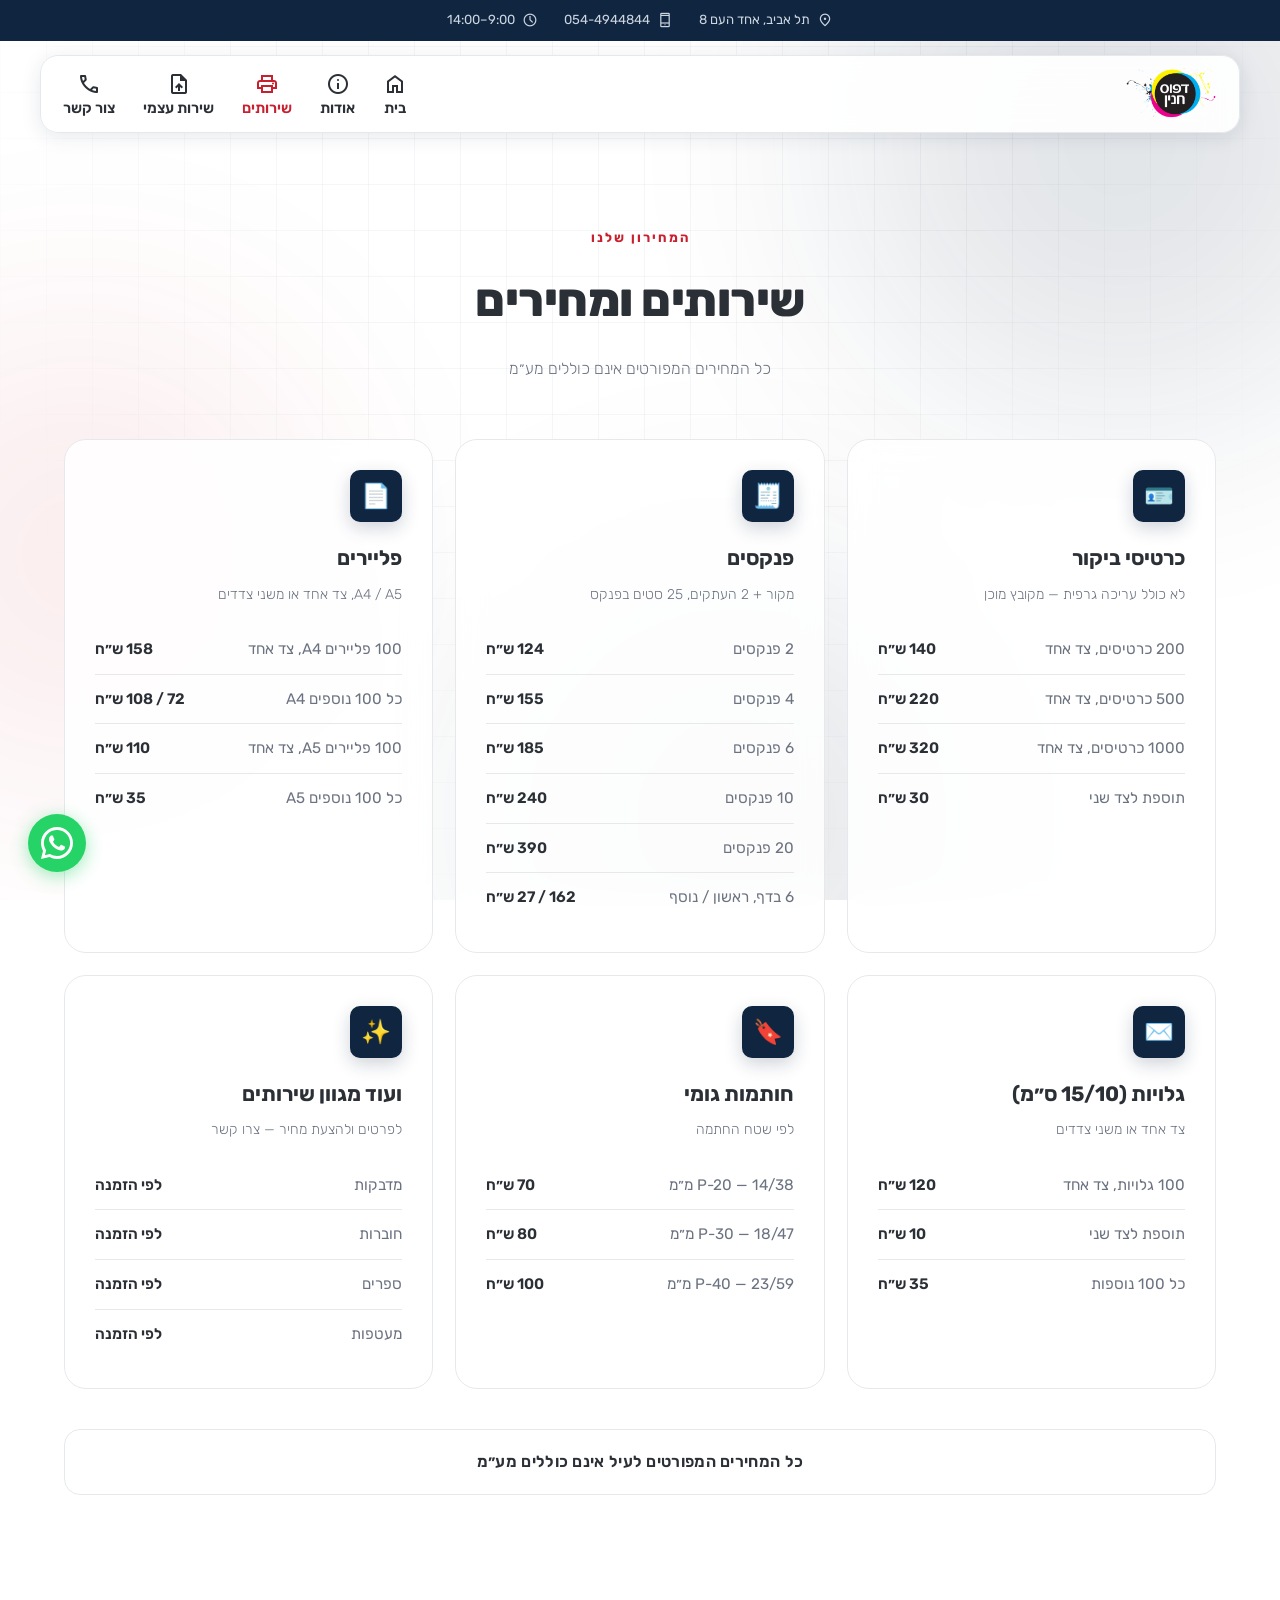
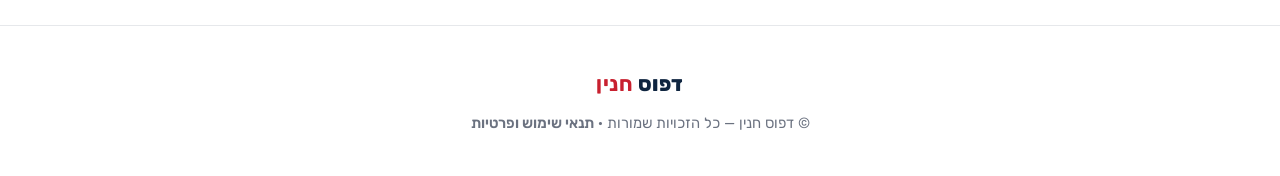
<file: services.html>
<!DOCTYPE html>
<html lang="he" dir="rtl">
<head>
<meta charset="UTF-8">
<meta name="viewport" content="width=device-width, initial-scale=1.0">
<meta name="robots" content="noindex, nofollow">
<title>[TEST] שירותים ומחירון | דפוס חנין</title>
<meta name="description" content="מחירון דפוס חנין — כרטיסי ביקור, פנקסים, פליירים, גלויות, חותמות גומי, מדבקות, חוברות ומעטפות.">
<link rel="icon" type="image/svg+xml" href="favicon.svg">
<link rel="preconnect" href="https://fonts.googleapis.com">
<link rel="preconnect" href="https://fonts.gstatic.com" crossorigin>
<link href="https://fonts.googleapis.com/css2?family=Rubik:wght@300;400;500;600;700;800;900&display=swap" rel="stylesheet">
<link rel="stylesheet" href="https://fonts.googleapis.com/css2?family=Material+Symbols+Outlined:opsz,wght,FILL,GRAD@24,400,0,0">
<link rel="stylesheet" href="assets/style.css?v=20260630">
</head>
<body>

<div class="bg-fx"><div class="blob b1"></div><div class="blob b2"></div><div class="blob b3"></div></div>
<div class="grid-overlay"></div>

<div class="topbar">
  <span><span class="material-symbols-outlined topbar-ico">location_on</span> תל אביב, אחד העם 8</span>
  <span><span class="material-symbols-outlined topbar-ico">phone_iphone</span> 054-4944844</span>
  <span><span class="material-symbols-outlined topbar-ico">schedule</span> 9:00–14:00</span>
</div>

<header>
  <div class="nav-wrap">
    <a href="index.html" class="logo"><img src="assets/logo.png" alt="דפוס חנין" class="logo-img"></a>
    <nav class="main-nav">
      <a href="index.html"><span class="nav-ico material-symbols-outlined">home</span><span class="nav-txt">בית</span></a>
      <a href="about.html"><span class="nav-ico material-symbols-outlined">info</span><span class="nav-txt">אודות</span></a>
      <a href="services.html" class="active"><span class="nav-ico material-symbols-outlined">print</span><span class="nav-txt">שירותים</span></a>
      <a href="upload.html"><span class="nav-ico material-symbols-outlined">upload_file</span><span class="nav-txt">שירות עצמי</span></a>
      <a href="contact.html"><span class="nav-ico material-symbols-outlined">call</span><span class="nav-txt">צור קשר</span></a>
    </nav>
    <button class="hamburger" id="hamburger" aria-label="תפריט" onclick="toggleMenu()"><span></span><span></span><span></span></button>
  </div>

<nav class="mobile-nav" id="mobileNav">
  <a href="index.html"><span class="nav-ico material-symbols-outlined">home</span>בית</a>
  <a href="about.html"><span class="nav-ico material-symbols-outlined">info</span>אודות</a>
  <a href="services.html" class="active"><span class="nav-ico material-symbols-outlined">print</span>שירותים</a>
  <a href="upload.html"><span class="nav-ico material-symbols-outlined">upload_file</span>שירות עצמי</a>
  <a href="contact.html"><span class="nav-ico material-symbols-outlined">call</span>צור קשר</a>
</nav>
</header>


<section id="services">
  <div class="section-head reveal">
    <span class="tag">המחירון שלנו</span>
    <h2>שירותים ומחירים</h2>
    <p>כל המחירים המפורטים אינם כוללים מע״מ</p>
  </div>

  <div class="services-grid" id="servicesGrid">
    <div class="service-card glass">
      <div class="icon"><span class="material-symbols-outlined">badge</span></div>
      <h3>כרטיסי ביקור</h3>
      <div class="sub">לא כולל עריכה גרפית — מקובץ מוכן</div>
      <ul>
        <li><span>200 כרטיסים, צד אחד</span><b>140 ש״ח</b></li>
        <li><span>500 כרטיסים, צד אחד</span><b>220 ש״ח</b></li>
        <li><span>1000 כרטיסים, צד אחד</span><b>320 ש״ח</b></li>
        <li><span>תוספת לצד שני</span><b>30 ש״ח</b></li>
      </ul>
    </div>
  </div>

  <div class="price-note reveal">כל המחירים המפורטים לעיל אינם כוללים מע״מ</div>
</section>

<footer>
  <a href="index.html" class="logo" style="color:var(--navy);">דפוס <b style="color:var(--red);">חנין</b></a><br>
  © דפוס חנין — כל הזכויות שמורות · <a href="terms.html" style="color:var(--muted);text-decoration:none;font-weight:600;">תנאי שימוש ופרטיות</a>
</footer>

<a href="https://wa.me/972544944844?text=%D7%A9%D7%9C%D7%95%D7%9D%2C%20%D7%90%D7%A0%D7%99%20%D7%9E%D7%A2%D7%95%D7%A0%D7%99%D7%99%D7%9F%20%D7%91%D7%A9%D7%99%D7%A8%D7%95%D7%AA%D7%99%20%D7%94%D7%93%D7%A4%D7%A1%D7%94%20%F0%9F%96%A8%EF%B8%8F" class="wa-btn" target="_blank" rel="noopener" aria-label="WhatsApp">
  <svg viewBox="0 0 24 24" xmlns="http://www.w3.org/2000/svg">
    <path d="M17.472 14.382c-.297-.149-1.758-.867-2.03-.967-.273-.099-.471-.148-.67.15-.197.297-.767.966-.94 1.164-.173.199-.347.223-.644.075-.297-.15-1.255-.463-2.39-1.475-.883-.788-1.48-1.761-1.653-2.059-.173-.297-.018-.458.13-.606.134-.133.298-.347.446-.52.149-.174.198-.298.298-.497.099-.198.05-.371-.025-.52-.075-.149-.669-1.612-.916-2.207-.242-.579-.487-.5-.669-.51-.173-.008-.371-.01-.57-.01-.198 0-.52.074-.792.372-.272.297-1.04 1.016-1.04 2.479 0 1.462 1.065 2.875 1.213 3.074.149.198 2.096 3.2 5.077 4.487.709.306 1.262.489 1.694.625.712.227 1.36.195 1.871.118.571-.085 1.758-.719 2.006-1.413.248-.694.248-1.289.173-1.413-.074-.124-.272-.198-.57-.347z"/>
    <path d="M12 0C5.373 0 0 5.373 0 12c0 2.126.555 4.122 1.528 5.855L0 24l6.335-1.505A11.95 11.95 0 0012 24c6.627 0 12-5.373 12-12S18.627 0 12 0zm0 21.818a9.818 9.818 0 01-5.006-1.371l-.36-.214-3.722.884.933-3.622-.235-.372A9.818 9.818 0 1112 21.818z"/>
  </svg>
</a>

<script src="assets/main.js?v=20260630"></script>
<script src="assets/prices.js?v=20260630"></script>
</body>
</html>
</file>
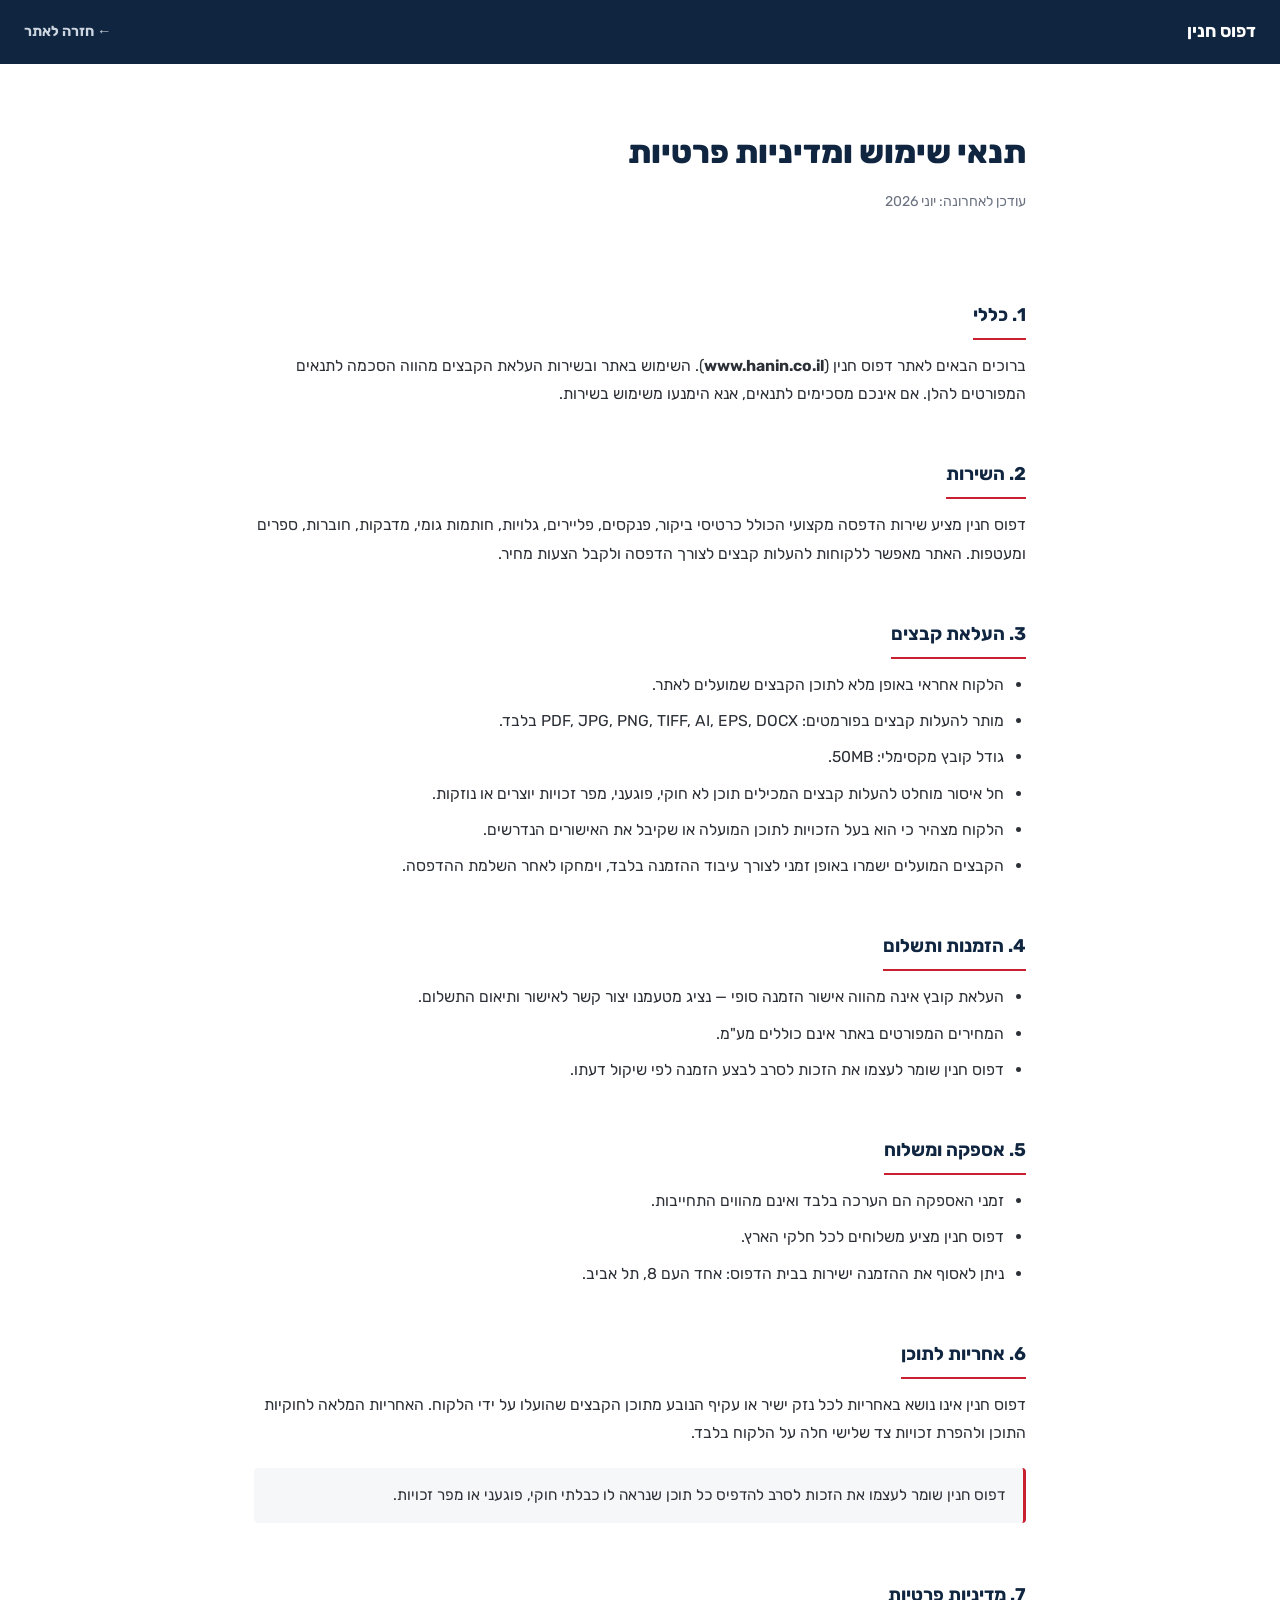
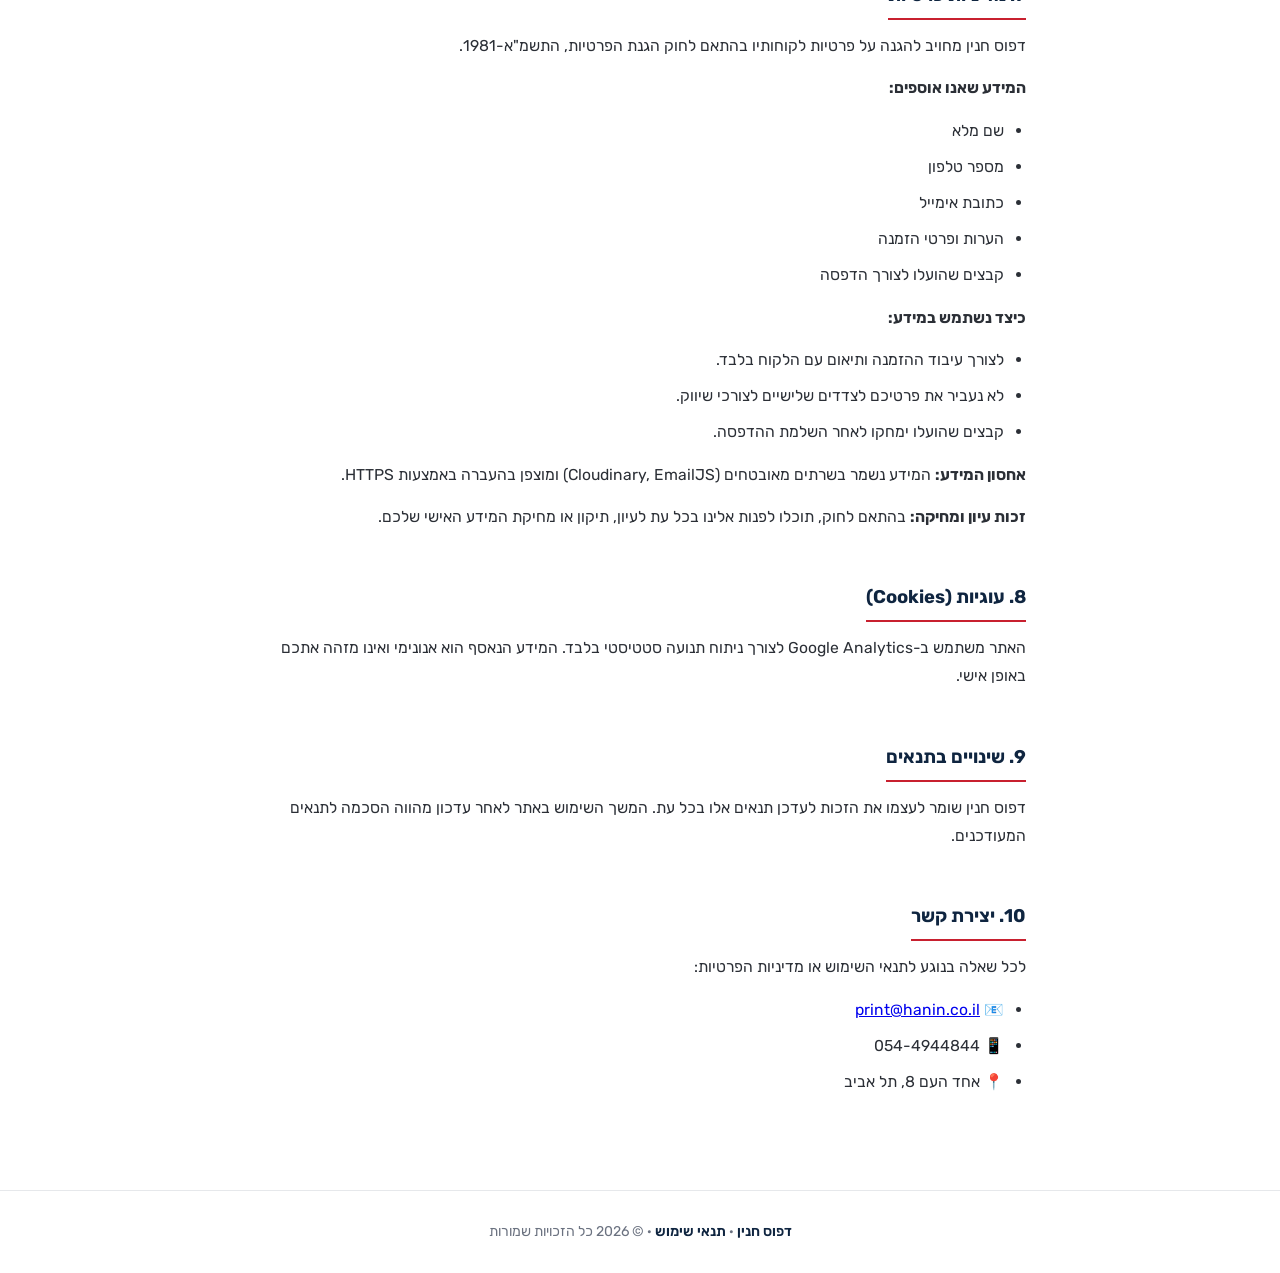
<file: terms.html>
<!DOCTYPE html>
<html lang="he" dir="rtl">
<head>
<meta charset="UTF-8">
<meta name="viewport" content="width=device-width, initial-scale=1.0">
<meta name="robots" content="noindex, nofollow">
<title>[TEST] תנאי שימוש ומדיניות פרטיות | דפוס חנין</title>
<link rel="preconnect" href="https://fonts.googleapis.com">
<link href="https://fonts.googleapis.com/css2?family=Rubik:wght@300;400;600;700;800&display=swap" rel="stylesheet">
<style>
  :root{--navy:#0f2540;--red:#c8202f;--bg:#ffffff;--text:#2b2f36;--muted:#6b7280;--border:#e6e8eb;}
  *{box-sizing:border-box;margin:0;padding:0;}
  body{font-family:'Rubik',sans-serif;background:var(--bg);color:var(--text);line-height:1.8;}
  header{background:var(--navy);padding:16px 24px;display:flex;align-items:center;justify-content:space-between;}
  header a{color:#fff;text-decoration:none;font-weight:700;font-size:1.1rem;}
  header a:hover{color:#d7dee6;}
  .back{font-size:.9rem;color:#cdd6e0;text-decoration:none;}
  .back:hover{color:#fff;}
  .wrap{max-width:820px;margin:0 auto;padding:60px 24px 80px;}
  h1{font-size:2rem;font-weight:800;color:var(--navy);margin-bottom:8px;}
  .updated{color:var(--muted);font-size:.88rem;margin-bottom:48px;}
  h2{font-size:1.15rem;font-weight:700;color:var(--navy);margin:36px 0 12px;padding-bottom:6px;border-bottom:2px solid var(--red);display:inline-block;}
  p{color:var(--text);margin-bottom:14px;font-size:.98rem;}
  ul{padding-right:22px;margin-bottom:14px;}
  li{margin-bottom:8px;font-size:.98rem;color:var(--text);}
  .highlight{background:#f6f7f9;border-right:3px solid var(--red);padding:14px 18px;border-radius:4px;margin:20px 0;font-size:.95rem;}
  footer{text-align:center;padding:28px;color:var(--muted);font-size:.88rem;border-top:1px solid var(--border);}
  footer a{color:var(--navy);text-decoration:none;font-weight:600;}
</style>
</head>
<body>

<header>
  <a href="index.html">דפוס חנין</a>
  <a href="index.html" class="back">← חזרה לאתר</a>
</header>

<div class="wrap">
  <h1>תנאי שימוש ומדיניות פרטיות</h1>
  <div class="updated">עודכן לאחרונה: יוני 2026</div>

  <h2>1. כללי</h2>
  <p>ברוכים הבאים לאתר דפוס חנין (<strong>www.hanin.co.il</strong>). השימוש באתר ובשירות העלאת הקבצים מהווה הסכמה לתנאים המפורטים להלן. אם אינכם מסכימים לתנאים, אנא הימנעו משימוש בשירות.</p>

  <h2>2. השירות</h2>
  <p>דפוס חנין מציע שירות הדפסה מקצועי הכולל כרטיסי ביקור, פנקסים, פליירים, גלויות, חותמות גומי, מדבקות, חוברות, ספרים ומעטפות. האתר מאפשר ללקוחות להעלות קבצים לצורך הדפסה ולקבל הצעות מחיר.</p>

  <h2>3. העלאת קבצים</h2>
  <ul>
    <li>הלקוח אחראי באופן מלא לתוכן הקבצים שמועלים לאתר.</li>
    <li>מותר להעלות קבצים בפורמטים: PDF, JPG, PNG, TIFF, AI, EPS, DOCX בלבד.</li>
    <li>גודל קובץ מקסימלי: 50MB.</li>
    <li>חל איסור מוחלט להעלות קבצים המכילים תוכן לא חוקי, פוגעני, מפר זכויות יוצרים או נוזקות.</li>
    <li>הלקוח מצהיר כי הוא בעל הזכויות לתוכן המועלה או שקיבל את האישורים הנדרשים.</li>
    <li>הקבצים המועלים ישמרו באופן זמני לצורך עיבוד ההזמנה בלבד, וימחקו לאחר השלמת ההדפסה.</li>
  </ul>

  <h2>4. הזמנות ותשלום</h2>
  <ul>
    <li>העלאת קובץ אינה מהווה אישור הזמנה סופי — נציג מטעמנו יצור קשר לאישור ותיאום התשלום.</li>
    <li>המחירים המפורטים באתר אינם כוללים מע"מ.</li>
    <li>דפוס חנין שומר לעצמו את הזכות לסרב לבצע הזמנה לפי שיקול דעתו.</li>
  </ul>

  <h2>5. אספקה ומשלוח</h2>
  <ul>
    <li>זמני האספקה הם הערכה בלבד ואינם מהווים התחייבות.</li>
    <li>דפוס חנין מציע משלוחים לכל חלקי הארץ.</li>
    <li>ניתן לאסוף את ההזמנה ישירות בבית הדפוס: אחד העם 8, תל אביב.</li>
  </ul>

  <h2>6. אחריות לתוכן</h2>
  <p>דפוס חנין אינו נושא באחריות לכל נזק ישיר או עקיף הנובע מתוכן הקבצים שהועלו על ידי הלקוח. האחריות המלאה לחוקיות התוכן ולהפרת זכויות צד שלישי חלה על הלקוח בלבד.</p>

  <div class="highlight">
    דפוס חנין שומר לעצמו את הזכות לסרב להדפיס כל תוכן שנראה לו כבלתי חוקי, פוגעני או מפר זכויות.
  </div>

  <h2>7. מדיניות פרטיות</h2>
  <p>דפוס חנין מחויב להגנה על פרטיות לקוחותיו בהתאם לחוק הגנת הפרטיות, התשמ"א-1981.</p>

  <p><strong>המידע שאנו אוספים:</strong></p>
  <ul>
    <li>שם מלא</li>
    <li>מספר טלפון</li>
    <li>כתובת אימייל</li>
    <li>הערות ופרטי הזמנה</li>
    <li>קבצים שהועלו לצורך הדפסה</li>
  </ul>

  <p><strong>כיצד נשתמש במידע:</strong></p>
  <ul>
    <li>לצורך עיבוד ההזמנה ותיאום עם הלקוח בלבד.</li>
    <li>לא נעביר את פרטיכם לצדדים שלישיים לצורכי שיווק.</li>
    <li>קבצים שהועלו ימחקו לאחר השלמת ההדפסה.</li>
  </ul>

  <p><strong>אחסון המידע:</strong> המידע נשמר בשרתים מאובטחים (Cloudinary, EmailJS) ומוצפן בהעברה באמצעות HTTPS.</p>

  <p><strong>זכות עיון ומחיקה:</strong> בהתאם לחוק, תוכלו לפנות אלינו בכל עת לעיון, תיקון או מחיקת המידע האישי שלכם.</p>

  <h2>8. עוגיות (Cookies)</h2>
  <p>האתר משתמש ב-Google Analytics לצורך ניתוח תנועה סטטיסטי בלבד. המידע הנאסף הוא אנונימי ואינו מזהה אתכם באופן אישי.</p>

  <h2>9. שינויים בתנאים</h2>
  <p>דפוס חנין שומר לעצמו את הזכות לעדכן תנאים אלו בכל עת. המשך השימוש באתר לאחר עדכון מהווה הסכמה לתנאים המעודכנים.</p>

  <h2>10. יצירת קשר</h2>
  <p>לכל שאלה בנוגע לתנאי השימוש או מדיניות הפרטיות:</p>
  <ul>
    <li>📧 <a href="mailto:print@hanin.co.il">print@hanin.co.il</a></li>
    <li>📱 054-4944844</li>
    <li>📍 אחד העם 8, תל אביב</li>
  </ul>
</div>

<footer>
  <a href="index.html">דפוס חנין</a> · <a href="terms.html">תנאי שימוש</a> · © 2026 כל הזכויות שמורות
</footer>

</body>
</html>
</file>
<file: assets/style.css>
:root{
  --bg:#ffffff;
  --bg-2:#f6f7f9;
  --surface:rgba(255,255,255,.85);
  --surface-2:rgba(255,255,255,.95);
  --border:#e6e8eb;
  --text:#2b2f36;
  --muted:#6b7280;
  --navy:#0f2540;
  --red:#c8202f;
  --grad:linear-gradient(135deg,#0f2540 0%,#1a3a60 100%);
}
*{box-sizing:border-box;margin:0;padding:0;}
html{scroll-behavior:smooth;}
body{
  font-family:'Rubik',sans-serif;
  background:var(--bg);
  color:var(--text);
  line-height:1.75;
  overflow-x:hidden;
  position:relative;
  min-height:100vh;
}

/* Animated gradient blobs background */
.bg-fx{position:fixed;inset:0;z-index:-2;overflow:hidden;}
.blob{position:absolute;border-radius:50%;filter:blur(120px);opacity:.12;animation:float 22s ease-in-out infinite;will-change:transform;}
.blob.b1{width:560px;height:560px;background:#0f2540;top:-140px;right:-120px;}
.blob.b2{width:480px;height:480px;background:#c8202f;top:35%;left:-160px;animation-delay:-7s;opacity:.08;}
.blob.b3{width:520px;height:520px;background:#0f2540;bottom:-180px;right:22%;animation-delay:-14s;opacity:.10;}
@keyframes float{0%,100%{transform:translate(0,0) scale(1);}33%{transform:translate(40px,-50px) scale(1.1);}66%{transform:translate(-30px,30px) scale(.95);}}
.grid-overlay{position:fixed;inset:0;z-index:-1;background-image:linear-gradient(rgba(15,37,64,.04) 1px,transparent 1px),linear-gradient(90deg,rgba(15,37,64,.04) 1px,transparent 1px);background-size:46px 46px;mask-image:radial-gradient(ellipse at 50% 0%,#000 40%,transparent 80%);}

/* Top bar */
.topbar{
  display:flex;justify-content:center;gap:26px;flex-wrap:wrap;
  padding:9px 20px;font-size:.82rem;color:#cdd6e0;
  background:var(--navy);
}
.topbar span{display:flex;align-items:center;gap:7px;}
.topbar-ico{font-size:1rem;vertical-align:middle;line-height:1;}

/* Nav */
header{position:sticky;top:0;z-index:30;}
.nav-wrap{
  max-width:1200px;margin:14px auto 0;
  display:flex;align-items:center;justify-content:space-between;
  gap:24px;padding:12px 22px;
  background:rgba(255,255,255,.92);border:1px solid var(--border);
  border-radius:18px;backdrop-filter:blur(16px);
  box-shadow:0 4px 20px rgba(15,37,64,.10);
}
.logo{text-decoration:none;font-size:1.5rem;font-weight:800;letter-spacing:.5px;color:var(--navy);}
.logo b{color:var(--red);}
.logo-img{height:52px;width:auto;display:block;}
nav.main-nav{display:flex;gap:28px;}
nav.main-nav a{color:var(--text);text-decoration:none;font-weight:600;font-size:.92rem;transition:color .2s;display:block;text-align:center;line-height:1.15;}
nav.main-nav a .nav-ico{display:block;text-align:center;font-size:1.5rem;line-height:1;margin-bottom:4px;}
nav.main-nav a .nav-txt{display:block;text-align:center;}
nav.main-nav a:hover{color:var(--red);}
nav.main-nav a.active{color:var(--red);}
.nav-cta{
  background:var(--red);color:#fff;padding:11px 24px;border-radius:6px;
  font-weight:700;text-decoration:none;font-size:.92rem;white-space:nowrap;
  transition:background .2s;
}
.nav-cta:hover{background:#a8192a;}

/* Hamburger — hidden on desktop */
.hamburger{
  display:none;flex-direction:column;justify-content:center;align-items:flex-end;gap:5px;
  width:44px;height:44px;background:rgba(15,37,64,.08);border:none;cursor:pointer;
  padding:8px;border-radius:10px;flex-shrink:0;
}
.hamburger span{display:block;height:2.5px;background:var(--navy);border-radius:2px;
  transition:transform .25s,opacity .2s;}
.hamburger span:nth-child(1){width:20px;}
.hamburger span:nth-child(2){width:28px;}
.hamburger span:nth-child(3){width:16px;}
.hamburger.open span:nth-child(1){transform:translateY(7.5px) rotate(45deg);width:28px;}
.hamburger.open span:nth-child(2){opacity:0;}
.hamburger.open span:nth-child(3){transform:translateY(-7.5px) rotate(-45deg);width:28px;}

/* Mobile nav — always hidden unless .open */
.mobile-nav{
  display:none !important;
  position:absolute;top:100%;right:0;left:0;
  background:#fff;border-top:1px solid var(--border);
  border-radius:0 0 18px 18px;
  box-shadow:0 12px 32px rgba(15,37,64,.14);
  flex-direction:column;padding:16px 0 20px;z-index:28;
}
.mobile-nav.open{display:flex !important;}
.mobile-nav a{
  color:#1a2a3a !important;text-decoration:none !important;
  font-weight:600;font-size:1.05rem;
  display:flex !important;align-items:center;gap:14px;
  padding:13px 24px;width:100%;box-sizing:border-box;
  transition:background .15s;
}
.mobile-nav a:visited{color:#1a2a3a !important;}
.mobile-nav a .nav-ico{font-size:1.5rem;color:var(--navy) !important;flex-shrink:0;}
.mobile-nav a:hover{background:rgba(15,37,64,.05);}
.mobile-nav a.active{color:var(--red) !important;background:rgba(200,32,47,.05);}
.mobile-nav a.active .nav-ico{color:var(--red) !important;}
.mobile-nav .mob-cta{
  margin:10px 16px 0;width:calc(100% - 32px);border-radius:10px;
  background:var(--red) !important;color:#fff !important;
  justify-content:center;font-size:1rem;padding:14px;
}

/* Hero */
.hero{
  max-width:none;margin:0;padding:80px 24px 70px;text-align:center;
  background:linear-gradient(135deg,#1e4a7a 0%,#2d6099 100%);
  color:#fff;
}
.pill{
  display:inline-flex;align-items:center;gap:8px;
  padding:7px 16px;border-radius:999px;font-size:.82rem;font-weight:500;
  background:rgba(255,255,255,.12);border:1px solid rgba(255,255,255,.2);color:#d7dee6;
  margin-bottom:26px;
}
.pill .dot{width:8px;height:8px;border-radius:50%;background:var(--red);box-shadow:0 0 10px rgba(200,32,47,.7);}
.hero h1{
  font-size:clamp(2.4rem,7vw,4.2rem);font-weight:900;line-height:1.15;letter-spacing:-.5px;
  margin-bottom:22px;color:#fff;
}
.hero h1 .grad{color:var(--red);background:none;-webkit-background-clip:unset;background-clip:unset;}
.hero p{font-size:clamp(1.05rem,2.4vw,1.25rem);color:#d7dee6;max-width:620px;margin:0 auto 38px;font-weight:300;}
.hero-buttons{display:flex;gap:16px;justify-content:center;flex-wrap:wrap;}
.btn{
  display:inline-flex;align-items:center;gap:9px;
  padding:14px 32px;border-radius:6px;font-weight:700;font-size:1rem;
  text-decoration:none;transition:background .2s,transform .2s;cursor:pointer;border:none;
}
.btn-primary{background:var(--red);color:#fff;}
.btn-primary:hover{background:#a8192a;transform:translateY(-2px);}
.btn-ghost{background:rgba(255,255,255,.12);color:#fff;border:1px solid rgba(255,255,255,.25);}
.btn-ghost:hover{background:rgba(255,255,255,.2);transform:translateY(-2px);}
.btn-ghost-dark{background:rgba(15,37,64,.06);color:var(--navy);border:1px solid rgba(15,37,64,.15);}
.btn-ghost-dark:hover{background:rgba(15,37,64,.1);transform:translateY(-2px);}

/* Sections */
section{max-width:1200px;margin:0 auto;padding:90px 24px;scroll-margin-top:100px;}
.page-head{text-align:center;margin-bottom:56px;}
.section-head{text-align:center;margin-bottom:56px;}
.section-head .tag,.page-head .tag{
  display:inline-block;font-weight:700;font-size:.82rem;letter-spacing:2px;text-transform:uppercase;
  color:var(--red);margin-bottom:10px;
}
.section-head h2,.page-head h1{font-size:clamp(2rem,4.5vw,2.9rem);font-weight:800;letter-spacing:-.5px;}
.section-head p,.page-head p{color:var(--muted);max-width:560px;margin:14px auto 0;font-weight:300;}

/* Glass card base */
.glass{
  background:var(--surface);border:1px solid var(--border);border-radius:22px;
  backdrop-filter:blur(14px);position:relative;overflow:hidden;
}
.glass::before{
  content:"";position:absolute;inset:0;border-radius:22px;padding:1px;
  background:linear-gradient(135deg,var(--navy),var(--red));
  -webkit-mask:linear-gradient(#000 0 0) content-box,linear-gradient(#000 0 0);
  -webkit-mask-composite:xor;mask-composite:exclude;opacity:0;transition:opacity .3s;pointer-events:none;
}
.glass:hover::before{opacity:.6;}

/* Home quick-links */
.quick-grid{display:grid;grid-template-columns:repeat(3,1fr);gap:22px;}
.quick-card{padding:38px 28px;border-radius:22px;text-decoration:none;color:inherit;display:block;text-align:center;transition:transform .25s;}
.quick-card:hover{transform:translateY(-6px);}
.quick-card .q-ico{
  width:58px;height:58px;border-radius:12px;background:var(--navy);margin:0 auto 18px;
  display:flex;align-items:center;justify-content:center;font-size:1.7rem;
  box-shadow:0 6px 18px rgba(15,37,64,.20);
}
.quick-card .q-ico .material-symbols-outlined{font-size:1.7rem;color:#fff;}
.quick-card h3{font-size:1.25rem;font-weight:700;color:var(--navy);margin-bottom:8px;}
.quick-card p{color:var(--muted);font-size:.92rem;font-weight:300;}

/* About */
.about-grid{display:grid;grid-template-columns:1.05fr .95fr;gap:48px;align-items:center;}
.about-text h2{font-size:clamp(1.8rem,4vw,2.5rem);font-weight:800;margin:8px 0 20px;letter-spacing:-.5px;line-height:1.2;}
.about-text .tag{display:inline-block;font-weight:700;font-size:.82rem;letter-spacing:2px;text-transform:uppercase;color:var(--red);}
.about-text p{color:var(--muted);font-size:1.05rem;margin-bottom:16px;font-weight:300;}
.about-stats{display:grid;grid-template-columns:1fr 1fr;gap:16px;}
.stat-box{padding:30px 22px;text-align:center;border-radius:18px;transition:transform .25s;}
.stat-box:hover{transform:translateY(-5px);}
.stat-box .num{font-size:2.1rem;font-weight:900;color:var(--navy);line-height:1.2;}
.stat-box .lbl{color:var(--muted);font-size:.9rem;margin-top:6px;font-weight:300;}

.storefront-wrap{width:100%;margin:56px 0 0;text-align:center;}
.storefront-img{
  width:100%;height:auto;border-radius:20px;display:block;
  box-shadow:0 12px 36px rgba(15,37,64,.18);border:1px solid var(--border);
}
.storefront-caption{margin-top:16px;color:var(--muted);font-size:.95rem;font-weight:300;}

/* Services bento */
.services-grid{display:grid;grid-template-columns:repeat(3,1fr);gap:22px;}
.service-card{padding:30px;transition:transform .25s;border-radius:22px;}
.service-card:hover{transform:translateY(-6px);}
.service-card .icon{
  width:52px;height:52px;border-radius:10px;background:var(--navy);margin-bottom:18px;
  display:flex;align-items:center;justify-content:center;font-size:1.5rem;
  box-shadow:0 6px 18px rgba(15,37,64,.20);
}
.service-card .icon .material-symbols-outlined{font-size:1.5rem;color:#fff;}
.service-card h3{font-size:1.3rem;font-weight:700;margin-bottom:6px;}
.service-card .sub{color:var(--muted);font-size:.88rem;margin-bottom:18px;font-weight:300;}
.service-card ul{list-style:none;}
.service-card li{display:flex;justify-content:space-between;gap:12px;padding:11px 0;border-bottom:1px solid var(--border);font-size:.95rem;color:var(--muted);}
.service-card li:last-child{border-bottom:none;}
.service-card li b{color:var(--text);font-weight:600;white-space:nowrap;}
.price-note{
  margin-top:40px;text-align:center;padding:18px;border-radius:16px;font-weight:600;letter-spacing:.3px;
  background:var(--surface-2);border:1px solid var(--border);
}

/* Contact */
.contact-grid{display:grid;grid-template-columns:1fr 1fr;gap:28px;}
.contact-card{padding:46px;border-radius:24px;}
.contact-card h3{font-size:1.5rem;font-weight:700;margin-bottom:28px;}
.contact-row{display:flex;align-items:center;gap:15px;margin-bottom:20px;font-size:1.05rem;font-weight:300;}
.contact-row .ico{
  width:44px;height:44px;border-radius:10px;background:var(--navy);flex-shrink:0;
  display:flex;align-items:center;justify-content:center;font-size:1.2rem;
  box-shadow:0 4px 14px rgba(15,37,64,.20);color:#fff;}
.map-card{border-radius:24px;overflow:hidden;border:1px solid var(--border);min-height:340px;}
.map-card iframe{display:block;width:100%;height:100%;min-height:340px;border:0;filter:grayscale(.2);}

footer{
  text-align:center;padding:40px 24px;color:var(--muted);font-size:.92rem;
  border-top:1px solid var(--border);margin-top:40px;
}
footer .logo{font-size:1.3rem;margin-bottom:8px;display:inline-block;}

/* Printing press animation */
.printer-wrap{display:flex;justify-content:center;margin:0 auto 0;}
.pixel-printer{width:240px;height:120px;}
.pp-drum{transform-box:fill-box;transform-origin:center;animation:pp-spin 2s linear infinite;}
.pp-ink1{transform-box:fill-box;transform-origin:center;animation:pp-spin-r 1.3s linear infinite;}
.pp-ink2{transform-box:fill-box;transform-origin:center;animation:pp-spin 1.3s linear infinite;}
.pp-ink3{transform-box:fill-box;transform-origin:center;animation:pp-spin-r 1.3s linear infinite;}
.pp-paper{animation:pp-slide 2.2s linear infinite;}
.pp-led{transform-box:fill-box;animation:pp-blink 2s steps(1,end) infinite;}
@keyframes pp-spin{from{transform:rotate(0deg);}to{transform:rotate(360deg);}}
@keyframes pp-spin-r{from{transform:rotate(0deg);}to{transform:rotate(-360deg);}}
@keyframes pp-slide{0%{transform:translateX(90px);opacity:0;}8%{opacity:1;}88%{opacity:1;}100%{transform:translateX(-180px);opacity:0;}}
@keyframes pp-blink{0%,49%{fill:#4ade80;}50%,100%{fill:#c8202f;}}

/* Upload section */
.upload-wrap{max-width:780px;margin:0 auto;}
.upload-card{padding:42px;}
.drop-zone{
  border:2px dashed var(--border);border-radius:14px;
  padding:36px 20px;text-align:center;cursor:pointer;
  background:var(--bg-2);transition:border-color .2s,background .2s;
  margin-bottom:24px;position:relative;
}
.drop-zone.drag-over,.drop-zone:hover{border-color:var(--navy);background:#eef2f7;}
.drop-icon{font-size:2.8rem;margin-bottom:10px;color:var(--navy);}
.drop-icon .material-symbols-outlined{font-size:2.8rem;}
.drop-zone h3{font-size:1.1rem;font-weight:700;color:var(--navy);margin-bottom:6px;}
.drop-zone p{color:var(--muted);font-size:.88rem;}
.drop-types{display:flex;gap:7px;flex-wrap:wrap;justify-content:center;margin-top:14px;}
.drop-tag{padding:3px 10px;border-radius:999px;font-size:.76rem;font-weight:700;
  background:rgba(15,37,64,.07);color:var(--navy);border:1px solid rgba(15,37,64,.12);}
.browse-btn{
  display:inline-block;margin-top:14px;padding:10px 24px;
  background:var(--navy);color:#fff;border-radius:6px;
  font-family:inherit;font-size:.9rem;font-weight:700;
  cursor:pointer;border:none;position:relative;z-index:2;
}
.file-preview{
  display:none;align-items:center;gap:14px;padding:14px 18px;
  border-radius:10px;background:#f0f4f8;border:1px solid var(--border);margin-bottom:20px;
}
.file-preview.show{display:flex;}
.file-preview .file-icon{font-size:2rem;color:var(--navy);}
.file-preview .file-info{flex:1;text-align:right;}
.file-preview .file-name{font-weight:700;color:var(--navy);font-size:.95rem;word-break:break-all;}
.file-preview .file-size{color:var(--muted);font-size:.82rem;}
.file-preview .file-remove{cursor:pointer;color:var(--red);font-size:1.3rem;font-weight:700;flex-shrink:0;}
.upload-fields{display:grid;grid-template-columns:1fr 1fr;gap:14px;margin-bottom:20px;}
.upload-field-full{grid-column:1/-1;}
.upload-field label{display:block;font-size:.86rem;font-weight:700;color:var(--navy);margin-bottom:5px;}
.upload-field input,.upload-field textarea,.upload-field select{
  width:100%;padding:11px 14px;border:1px solid var(--border);border-radius:8px;
  font-family:inherit;font-size:.95rem;color:var(--text);background:#fff;
  outline:none;transition:border-color .2s;
}
.upload-field input:focus,.upload-field textarea:focus{border-color:var(--navy);}
.upload-field textarea{resize:vertical;min-height:76px;}
/* Service-type dropdown */
.svc-field{position:relative;}
.svc-select{
  width:100%;text-align:right;padding:11px 14px;border:1px solid var(--border);
  border-radius:8px;background:#fff;font-family:inherit;font-size:.95rem;color:var(--text);
  cursor:pointer;display:flex;justify-content:space-between;align-items:center;transition:border-color .2s;
}
.svc-select:hover,.svc-select.open{border-color:var(--navy);}
.svc-select .chev{transition:transform .2s;color:var(--muted);}
.svc-select.open .chev{transform:rotate(180deg);}
.svc-menu{
  display:none;position:absolute;top:calc(100% + 6px);right:0;left:0;z-index:5;
  background:#fff;border:1px solid var(--border);border-radius:10px;
  box-shadow:0 8px 24px rgba(15,37,64,.14);overflow:hidden;max-height:280px;overflow-y:auto;
}
.svc-menu.open{display:block;}
.svc-menu button{
  display:block;width:100%;text-align:right;padding:11px 16px;background:none;border:none;
  font-family:inherit;font-size:.92rem;color:var(--text);cursor:pointer;border-bottom:1px solid var(--border);
}
.svc-menu button:last-child{border-bottom:none;}
.svc-menu button:hover{background:var(--bg-2);color:var(--red);font-weight:600;}

.upload-terms{margin-bottom:16px;display:flex;align-items:center;gap:10px;font-size:.9rem;color:var(--muted);}
.upload-terms input{width:18px;height:18px;cursor:pointer;accent-color:var(--navy);}
.upload-terms a{color:var(--navy);font-weight:700;}
.upload-submit{width:100%;justify-content:center;margin-top:4px;font-size:1.05rem;padding:15px;}
.upload-progress{
  display:none;margin-top:16px;height:6px;border-radius:999px;
  background:var(--border);overflow:hidden;
}
.upload-progress.show{display:block;}
.upload-progress-bar{height:100%;width:0%;background:var(--navy);transition:width .3s;border-radius:999px;}
.upload-status{
  display:none;margin-top:14px;padding:14px 18px;border-radius:10px;
  font-weight:600;text-align:center;font-size:.95rem;
}
.upload-status.show{display:block;}
.upload-status.success{background:#f0fdf4;color:#15803d;border:1px solid #bbf7d0;}
.upload-status.error{background:#fff1f2;color:#be123c;border:1px solid #fecdd3;}
.upload-status.loading{background:#eff6ff;color:#1d4ed8;border:1px solid #bfdbfe;}
.security-row{
  display:flex;gap:20px;flex-wrap:wrap;justify-content:center;
  margin-top:22px;padding-top:18px;border-top:1px solid var(--border);
}
.sec-badge{display:flex;align-items:center;gap:6px;font-size:.8rem;color:var(--muted);}
.sec-badge .dot{width:7px;height:7px;border-radius:50%;background:#22c55e;flex-shrink:0;}

/* WhatsApp float button */
.wa-btn{
  position:fixed;bottom:28px;left:28px;z-index:999;
  width:58px;height:58px;border-radius:50%;background:#25d366;
  display:flex;align-items:center;justify-content:center;
  box-shadow:0 4px 18px rgba(37,211,102,.45);
  text-decoration:none;transition:transform .2s,box-shadow .2s;
}
.wa-btn:hover{transform:scale(1.1);box-shadow:0 8px 28px rgba(37,211,102,.6);}
.wa-btn svg{width:32px;height:32px;fill:#fff;}

/* Scroll reveal */
.reveal{opacity:0;transform:translateY(30px);transition:opacity .7s ease,transform .7s ease;}
.reveal.in{opacity:1;transform:none;}

@media (max-width:900px){
  .services-grid,.quick-grid{grid-template-columns:1fr 1fr;}
}
@media (max-width:860px){
  nav.main-nav{display:none !important;}
  .nav-cta{display:none !important;}
  .hamburger{display:flex !important;}
  header{position:relative;}
}
@media (max-width:760px){
  .about-grid,.contact-grid,.services-grid,.quick-grid{grid-template-columns:1fr;}
  .topbar{gap:10px;font-size:.75rem;padding:7px 12px;justify-content:center;}
  .nav-wrap{padding:10px 16px;margin:8px 8px 0;}
  .logo-img{height:38px;}
  section{padding:40px 16px;}
  .hero{padding:50px 20px 44px;}
  h1{font-size:2rem;}
  .contact-card{padding:28px 20px;}
  .upload-card{padding:28px 20px;}
  .about-grid{gap:28px;}
  .stat-box{padding:20px;}
  .hero-buttons{flex-direction:column;gap:12px;}
  .hero-buttons .btn{width:100%;text-align:center;}
  .quick-grid{grid-template-columns:1fr;}
  .wa-btn{bottom:16px;left:16px;width:50px;height:50px;}
}
</file>
